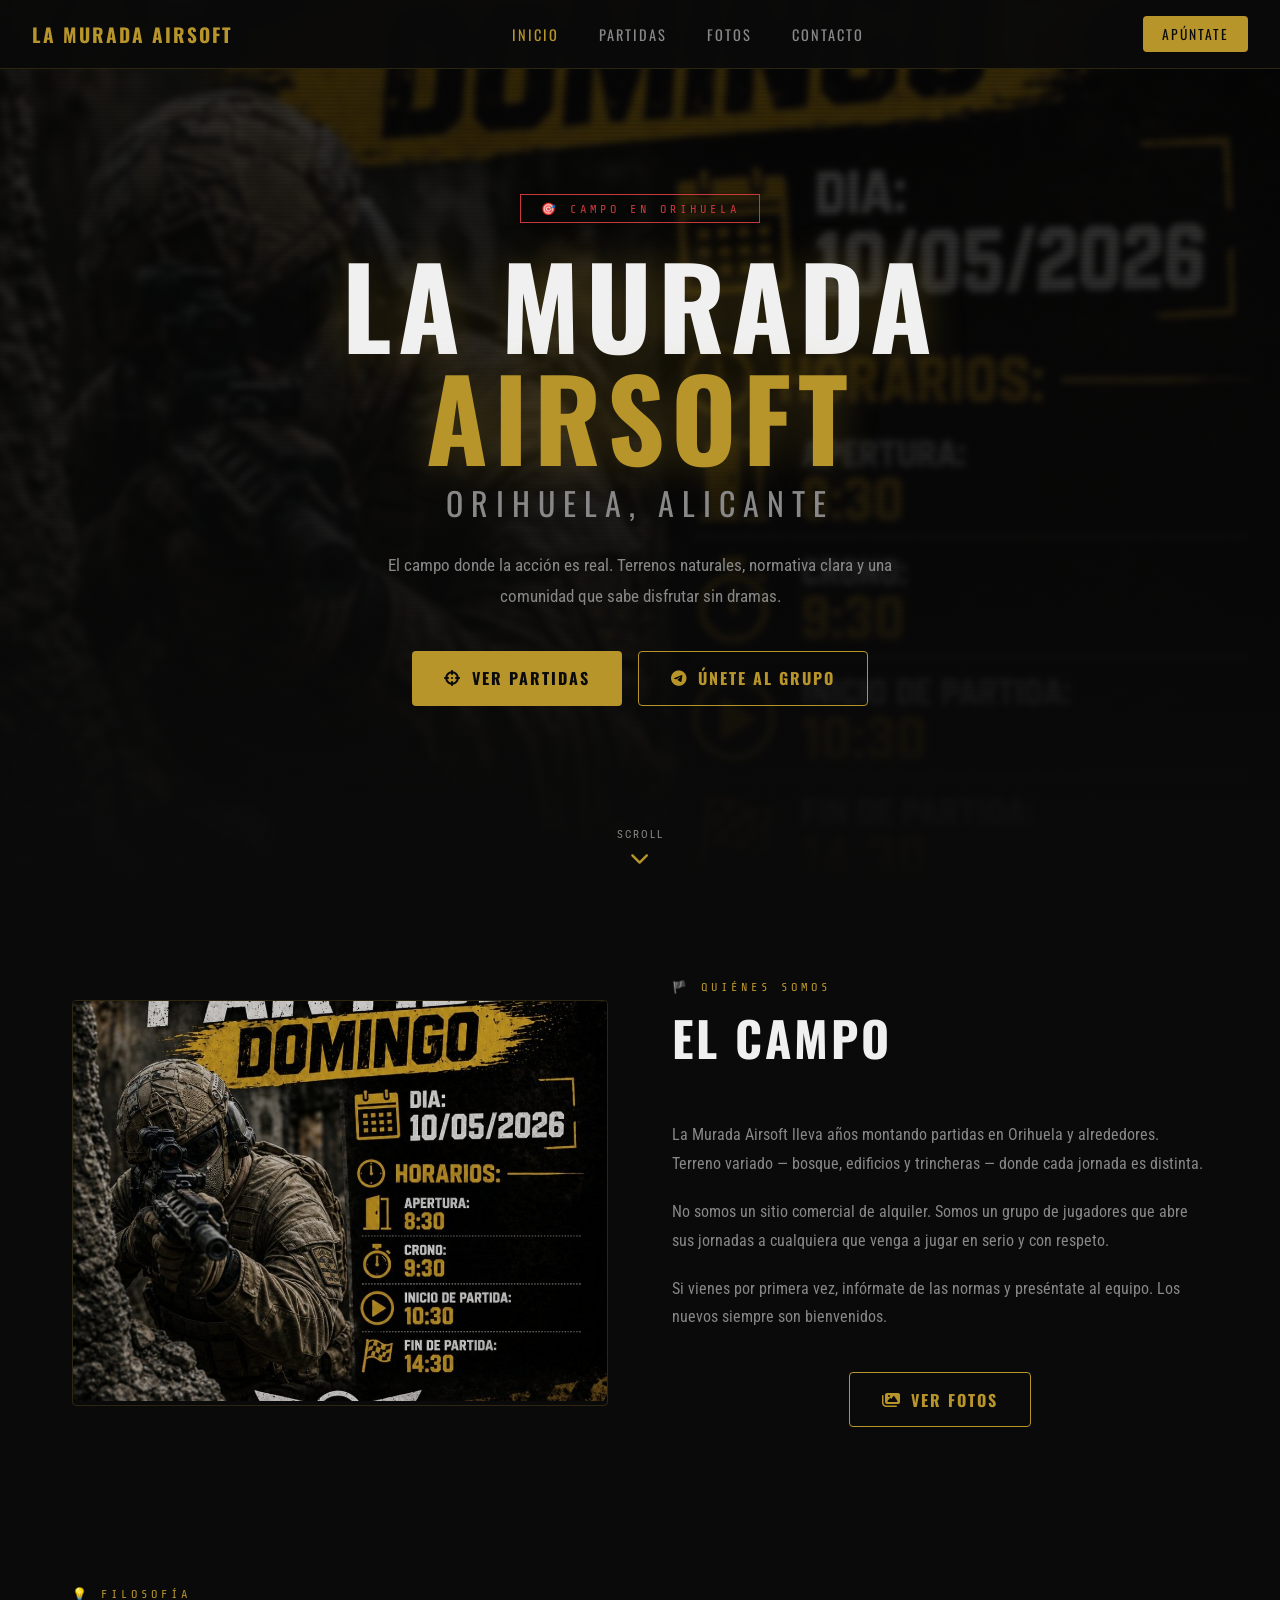
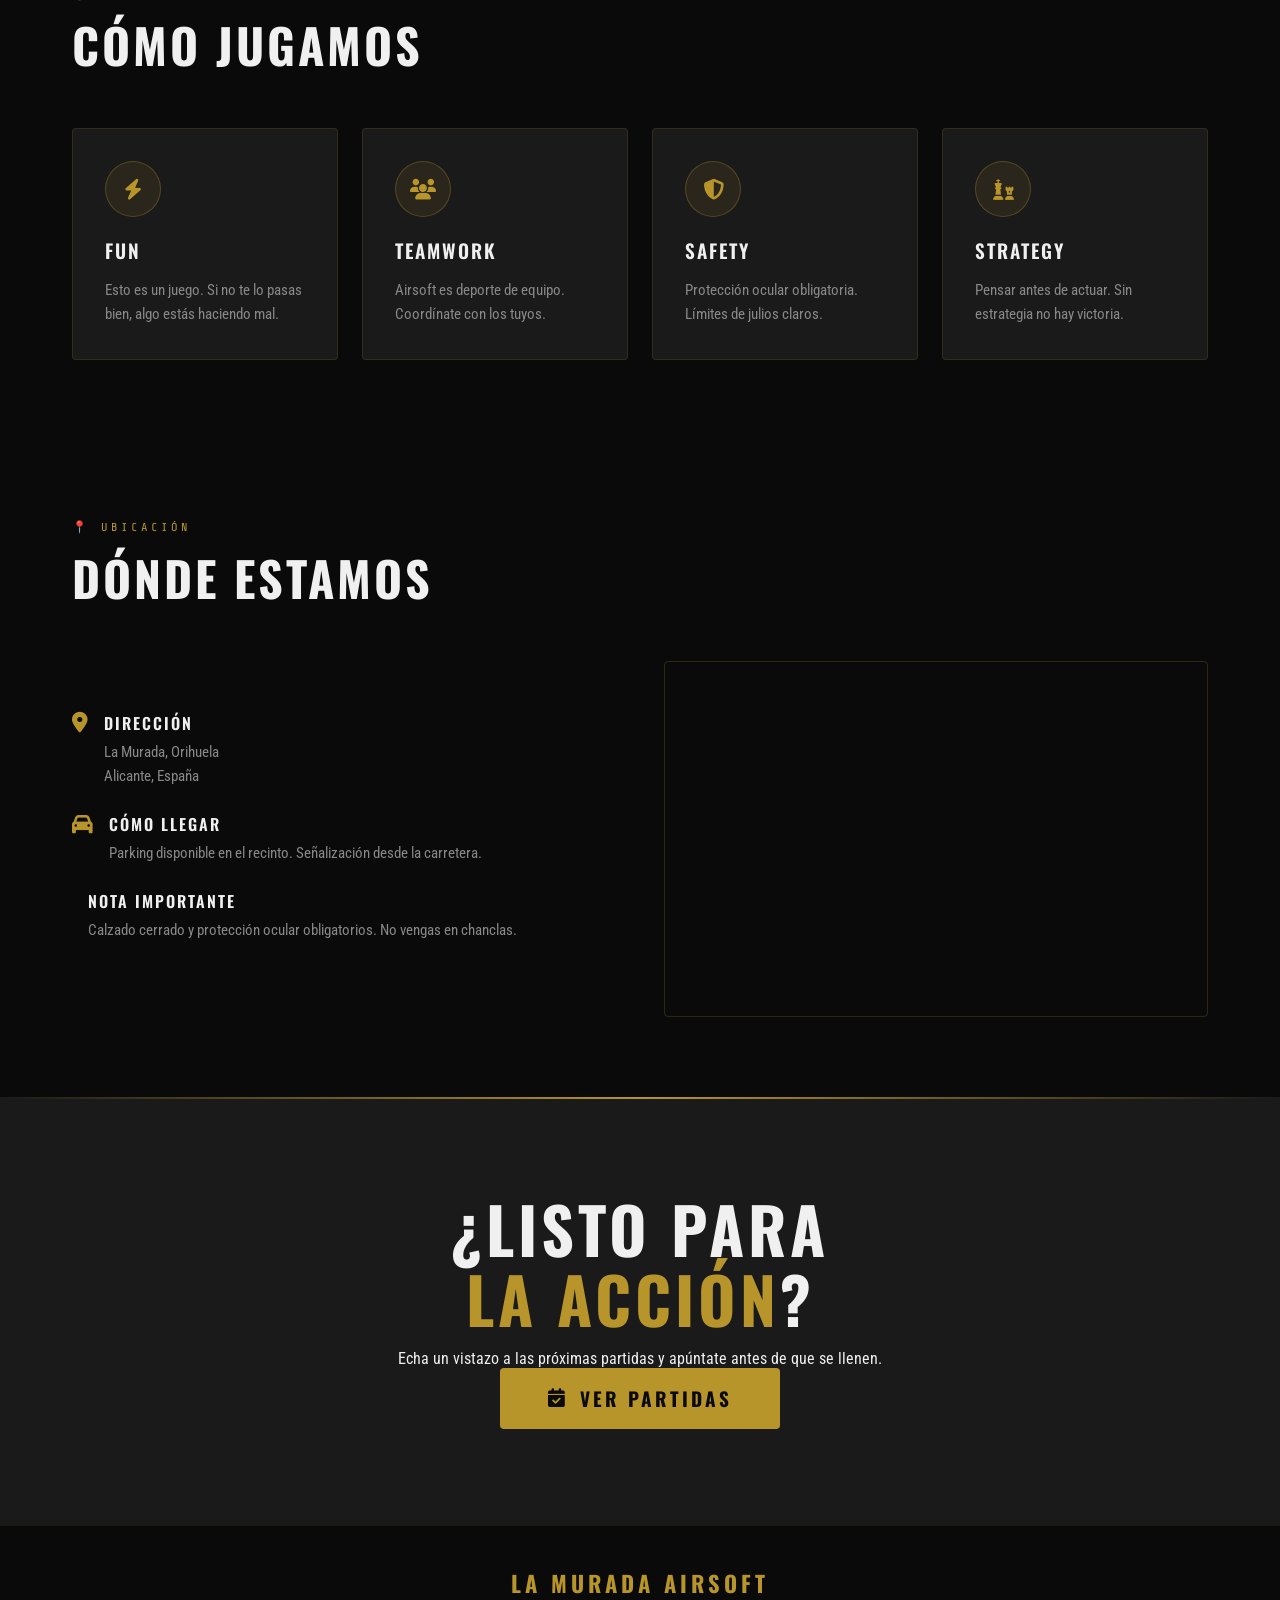
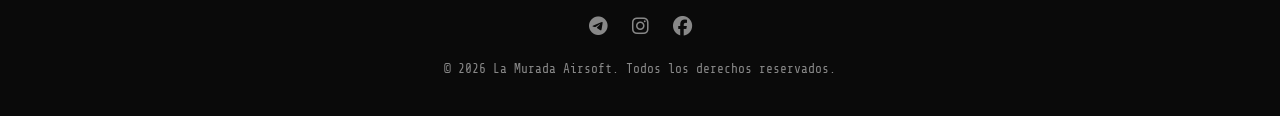
<file: index.html>
<!DOCTYPE html>
<html lang="es">
<head>
  <meta charset="UTF-8">
  <meta name="viewport" content="width=device-width, initial-scale=1.0">
  <title>La Murada Airsoft — Inicio</title>
  <meta name="description" content="Campo de airsoft en Orihuela, Alicante. Partidas regulares, eventos y jornadas.">
  <link rel="preconnect" href="https://fonts.googleapis.com">
  <link rel="preconnect" href="https://fonts.gstatic.com" crossorigin>
  <link href="https://fonts.googleapis.com/css2?family=Oswald:wght@400;600;700&family=Roboto+Condensed:wght@400;700&family=Share+Tech+Mono&display=swap" rel="stylesheet">
  <link rel="stylesheet" href="https://cdnjs.cloudflare.com/ajax/libs/font-awesome/6.5.1/css/all.min.css">
  <link rel="stylesheet" href="style.css">
  <style>
    :root {
      --bg: #0a0a0a;
      --bg2: #1a1a1a;
      --primary: #b8952b;
      --primary-light: #d4af4a;
      --accent: #c9393b;
      --text: #f0f0f0;
      --text-muted: #888888;
    }

    * { margin: 0; padding: 0; box-sizing: border-box; }

    body {
      font-family: 'Roboto Condensed', sans-serif;
      background: var(--bg);
      color: var(--text);
      overflow-x: hidden;
    }

    ::-webkit-scrollbar { width: 6px; }
    ::-webkit-scrollbar-track { background: var(--bg); }
    ::-webkit-scrollbar-thumb { background: var(--primary); border-radius: 3px; }

    /* ── NAV ── */
    nav {
      position: fixed;
      top: 0;
      width: 100%;
      z-index: 100;
      padding: 1rem 2rem;
      display: flex;
      justify-content: space-between;
      align-items: center;
      background: rgba(10,10,10,0.95);
      backdrop-filter: blur(10px);
      border-bottom: 1px solid rgba(184,149,43,0.2);
    }

    .nav-logo {
      font-family: 'Oswald', sans-serif;
      font-size: 1.2rem;
      font-weight: 700;
      letter-spacing: 2px;
      color: var(--primary);
      text-transform: uppercase;
      text-decoration: none;
    }

    .nav-links {
      display: flex;
      gap: 2.5rem;
      list-style: none;
    }

    .nav-links a {
      font-family: 'Oswald', sans-serif;
      font-size: 0.9rem;
      font-weight: 400;
      letter-spacing: 2px;
      text-transform: uppercase;
      color: var(--text-muted);
      text-decoration: none;
      transition: color 0.3s ease;
    }

    .nav-links a:hover,
    .nav-links a.active { color: var(--primary); }

    .nav-cta {
      font-family: 'Oswald', sans-serif;
      font-size: 0.85rem;
      letter-spacing: 2px;
      text-transform: uppercase;
      color: var(--bg);
      background: var(--primary);
      padding: 0.5rem 1.2rem;
      border-radius: 4px;
      text-decoration: none;
      transition: all 0.3s ease;
    }

    .nav-cta:hover { background: var(--primary-light); }

    /* ── HERO ── */
    .hero {
      position: relative;
      min-height: 100vh;
      display: flex;
      flex-direction: column;
      align-items: center;
      justify-content: center;
      overflow: hidden;
    }

    .hero-bg {
      position: absolute;
      inset: 0;
      background-image: url('campo.jpg');
      background-size: cover;
      background-position: center;
      filter: blur(3px) brightness(0.4);
      transform: scale(1.05);
    }

    .hero-scanline {
      position: absolute;
      inset: 0;
      background: repeating-linear-gradient(0deg, transparent, transparent 2px, rgba(0,0,0,0.08) 2px, rgba(0,0,0,0.08) 4px);
      pointer-events: none;
    }

    .hero-overlay {
      position: absolute;
      inset: 0;
      background: linear-gradient(to bottom, rgba(10,10,10,0.4) 0%, rgba(10,10,10,0.7) 60%, rgba(10,10,10,1) 100%);
    }

    .hero-content {
      position: relative;
      z-index: 2;
      text-align: center;
      padding: 2rem;
      animation: heroEnter 1s ease-out;
    }

    @keyframes heroEnter {
      from { opacity: 0; transform: translateY(30px); }
      to { opacity: 1; transform: translateY(0); }
    }

    .hero-badge {
      display: inline-block;
      font-family: 'Share Tech Mono', monospace;
      font-size: 0.75rem;
      letter-spacing: 4px;
      color: var(--accent);
      border: 1px solid var(--accent);
      padding: 0.4rem 1.2rem;
      margin-bottom: 1.5rem;
      text-transform: uppercase;
      animation: pulse 2s infinite;
    }

    @keyframes pulse {
      0%, 100% { box-shadow: 0 0 0 0 rgba(201,57,59,0.4); }
      50% { box-shadow: 0 0 0 8px rgba(201,57,59,0); }
    }

    .hero-title {
      font-family: 'Oswald', sans-serif;
      font-size: clamp(3rem, 10vw, 7rem);
      font-weight: 700;
      text-transform: uppercase;
      letter-spacing: 6px;
      line-height: 1;
      color: var(--text);
      text-shadow: 0 0 40px rgba(184,149,43,0.3);
    }

    .hero-title span { color: var(--primary); }

    .hero-sub {
      font-family: 'Oswald', sans-serif;
      font-size: clamp(1.2rem, 3vw, 2rem);
      font-weight: 400;
      letter-spacing: 8px;
      color: var(--text-muted);
      margin-top: 0.5rem;
      text-transform: uppercase;
    }

    .hero-desc {
      margin-top: 1.5rem;
      font-size: 1.05rem;
      color: var(--text-muted);
      max-width: 560px;
      margin-left: auto;
      margin-right: auto;
      line-height: 1.8;
    }

    .hero-actions {
      margin-top: 2.5rem;
      display: flex;
      gap: 1rem;
      justify-content: center;
      flex-wrap: wrap;
    }

    .btn-primary {
      display: inline-flex;
      align-items: center;
      gap: 0.6rem;
      font-family: 'Oswald', sans-serif;
      font-size: 1rem;
      font-weight: 700;
      letter-spacing: 2px;
      text-transform: uppercase;
      color: var(--bg);
      background: var(--primary);
      padding: 0.9rem 2rem;
      border-radius: 4px;
      text-decoration: none;
      transition: all 0.3s ease;
    }

    .btn-primary:hover {
      background: var(--primary-light);
      transform: scale(1.05);
      box-shadow: 0 0 25px rgba(184,149,43,0.4);
    }

    .btn-outline {
      display: inline-flex;
      align-items: center;
      gap: 0.6rem;
      font-family: 'Oswald', sans-serif;
      font-size: 1rem;
      font-weight: 700;
      letter-spacing: 2px;
      text-transform: uppercase;
      color: var(--primary);
      background: transparent;
      border: 1px solid var(--primary);
      padding: 0.9rem 2rem;
      border-radius: 4px;
      text-decoration: none;
      transition: all 0.3s ease;
    }

    .btn-outline:hover { background: rgba(184,149,43,0.1); transform: scale(1.05); }

    .hero-scroll {
      position: absolute;
      bottom: 2rem;
      left: 50%;
      transform: translateX(-50%);
      z-index: 2;
      display: flex;
      flex-direction: column;
      align-items: center;
      gap: 0.5rem;
      color: var(--text-muted);
      font-size: 0.7rem;
      letter-spacing: 2px;
      text-transform: uppercase;
      animation: bounce 2s infinite;
    }

    @keyframes bounce {
      0%, 100% { transform: translateX(-50%) translateY(0); }
      50% { transform: translateX(-50%) translateY(8px); }
    }

    .hero-scroll i { font-size: 1.2rem; color: var(--primary); }

    /* ── SECTIONS ── */
    .section {
      padding: 5rem 2rem;
      max-width: 1200px;
      margin: 0 auto;
    }

    .section-label {
      font-family: 'Share Tech Mono', monospace;
      font-size: 0.75rem;
      letter-spacing: 4px;
      color: var(--primary);
      text-transform: uppercase;
      margin-bottom: 0.5rem;
    }

    .section-title {
      font-family: 'Oswald', sans-serif;
      font-size: clamp(2rem, 5vw, 3rem);
      font-weight: 700;
      text-transform: uppercase;
      letter-spacing: 3px;
      color: var(--text);
      margin-bottom: 1rem;
    }

    .section-desc {
      font-size: 1rem;
      color: var(--text-muted);
      line-height: 1.7;
      max-width: 600px;
      margin-bottom: 3rem;
    }

    /* ── ABOUT ── */
    .about-grid {
      display: grid;
      grid-template-columns: 1fr 1fr;
      gap: 4rem;
      align-items: center;
    }

    .about-img {
      width: 100%;
      border-radius: 4px;
      overflow: hidden;
      border: 1px solid rgba(184,149,43,0.2);
    }

    .about-img img {
      width: 100%;
      height: 400px;
      object-fit: cover;
      filter: grayscale(0.2) brightness(0.9);
    }

    .about-text p {
      font-size: 1rem;
      color: var(--text-muted);
      line-height: 1.8;
      margin-bottom: 1.2rem;
    }

    /* ── VALUES ── */
    .values-grid {
      display: grid;
      grid-template-columns: repeat(auto-fit, minmax(260px, 1fr));
      gap: 1.5rem;
    }

    .value-card {
      background: var(--bg2);
      border: 1px solid rgba(184,149,43,0.15);
      border-radius: 4px;
      padding: 2rem;
      transition: all 0.3s ease;
    }

    .value-card:hover {
      border-color: var(--primary);
      transform: translateY(-4px);
    }

    .value-icon {
      width: 56px;
      height: 56px;
      border-radius: 50%;
      background: rgba(184,149,43,0.1);
      border: 1px solid rgba(184,149,43,0.3);
      display: flex;
      align-items: center;
      justify-content: center;
      margin-bottom: 1.2rem;
    }

    .value-icon i { color: var(--primary); font-size: 1.3rem; }

    .value-card h3 {
      font-family: 'Oswald', sans-serif;
      font-size: 1.2rem;
      font-weight: 600;
      text-transform: uppercase;
      letter-spacing: 2px;
      margin-bottom: 0.8rem;
    }

    .value-card p { font-size: 0.95rem; color: var(--text-muted); line-height: 1.6; }

    /* ── GALLERY ── */
    .gallery-grid {
      display: grid;
      grid-template-columns: repeat(auto-fit, minmax(280px, 1fr));
      gap: 1rem;
    }

    .gallery-item {
      position: relative;
      overflow: hidden;
      border-radius: 4px;
      aspect-ratio: 16/10;
      border: 1px solid rgba(184,149,43,0.1);
    }

    .gallery-item img {
      width: 100%;
      height: 100%;
      object-fit: cover;
      filter: grayscale(0.3);
      transition: all 0.4s ease;
    }

    .gallery-item:hover img { filter: grayscale(0); transform: scale(1.05); }

    /* ── LOCATION ── */
    .location-grid {
      display: grid;
      grid-template-columns: 1fr 1fr;
      gap: 3rem;
      align-items: center;
    }

    .location-info-item {
      display: flex;
      align-items: flex-start;
      gap: 1rem;
      margin-bottom: 1.5rem;
    }

    .location-info-item i { color: var(--primary); font-size: 1.3rem; margin-top: 0.1rem; }

    .location-info-item .label {
      font-family: 'Oswald', sans-serif;
      font-size: 1rem;
      font-weight: 600;
      text-transform: uppercase;
      letter-spacing: 2px;
      margin-bottom: 0.3rem;
    }

    .location-info-item .value { font-size: 0.95rem; color: var(--text-muted); line-height: 1.6; }

    .map-wrapper { border-radius: 4px; overflow: hidden; border: 1px solid rgba(184,149,43,0.2); }
    .map-wrapper iframe { width: 100%; height: 350px; border: 0; filter: grayscale(0.4) contrast(1.1); }

    /* ── CTA ── */
    .cta-section {
      background: var(--bg2);
      text-align: center;
      padding: 6rem 2rem;
      position: relative;
    }

    .cta-section::before {
      content: '';
      position: absolute;
      top: 0;
      left: 0;
      right: 0;
      height: 2px;
      background: linear-gradient(90deg, transparent, var(--primary), transparent);
    }

    .cta-title {
      font-family: 'Oswald', sans-serif;
      font-size: clamp(2rem, 6vw, 4rem);
      font-weight: 700;
      text-transform: uppercase;
      letter-spacing: 4px;
      line-height: 1.1;
      margin-bottom: 1rem;
    }

    .cta-title span { color: var(--primary); }

    .btn-cta {
      display: inline-flex;
      align-items: center;
      gap: 0.8rem;
      font-family: 'Oswald', sans-serif;
      font-size: 1.2rem;
      font-weight: 700;
      letter-spacing: 3px;
      text-transform: uppercase;
      color: var(--bg);
      background: var(--primary);
      padding: 1rem 3rem;
      border-radius: 4px;
      text-decoration: none;
      transition: all 0.3s ease;
      animation: ctaPulse 3s infinite;
    }

    .btn-cta:hover { background: var(--primary-light); transform: scale(1.05); }

    @keyframes ctaPulse {
      0%, 100% { box-shadow: 0 0 0 0 rgba(184,149,43,0.3); }
      50% { box-shadow: 0 0 0 12px rgba(184,149,43,0); }
    }

    /* ── FOOTER ── */
    footer {
      background: var(--bg);
      border-top: 1px solid rgba(184,149,43,0.1);
      padding: 2.5rem 2rem;
      text-align: center;
    }

    .footer-logo {
      font-family: 'Oswald', sans-serif;
      font-size: 1.4rem;
      font-weight: 700;
      color: var(--primary);
      letter-spacing: 4px;
      text-transform: uppercase;
      margin-bottom: 1rem;
    }

    .footer-social {
      display: flex;
      justify-content: center;
      gap: 1.5rem;
      margin-bottom: 1.5rem;
    }

    .footer-social a { color: var(--text-muted); font-size: 1.2rem; transition: color 0.3s ease; }
    .footer-social a:hover { color: var(--primary); }

    .footer-copy { font-size: 0.8rem; color: var(--text-muted); font-family: 'Share Tech Mono', monospace; }

    /* ── RESPONSIVE ── */
    @media (max-width: 900px) {
      .about-grid { grid-template-columns: 1fr; gap: 2rem; }
      .location-grid { grid-template-columns: 1fr; }
    }

    @media (max-width: 768px) {
      nav { padding: 0.8rem 1rem; }
      .nav-links { display: none; }
      .nav-links.show { display: flex; flex-direction: column; position: absolute top: 60px left: 0 right: 0 bg: rgba(10,10,10,0.98) padding: 1rem; gap: 1rem; }
    }
  </style>
  <link rel="stylesheet" href="style.css">
</head>
</head>
<body>

  <!-- NAV -->
  <nav>
    <a href="index.html" class="nav-logo">La Murada Airsoft</a>
    <ul class="nav-links">
      <li><a href="index.html" class="active">Inicio</a></li>
      <li><a href="partidas.html">Partidas</a></li>
      <li><a href="galeria.html">Fotos</a></li>
      <li><a href="contacto.html">Contacto</a></li>
    </ul>
    <a href="https://t.me/lamuradaairsoft" target="_blank" class="nav-cta">Apúntate</a>
  </nav>

  <!-- HERO -->
  <section class="hero">
    <div class="hero-bg"></div>
    <div class="hero-scanline"></div>
    <div class="hero-overlay"></div>
    <div class="hero-content">
      <div class="hero-badge">🎯 Campo en Orihuela</div>
      <h1 class="hero-title">LA MURADA<br><span>AIRSOFT</span></h1>
      <p class="hero-sub">Orihuela, Alicante</c>
      <p class="hero-desc">El campo donde la acción es real. Terrenos naturales, normativa clara y una comunidad que sabe disfrutar sin dramas.</p>
      <div class="hero-actions">
        <a href="partidas.html" class="btn-primary">
          <i class="fas fa-crosshairs"></i>
          Ver Partidas
        </a>
        <a href="https://t.me/lamuradaairsoft" target="_blank" class="btn-outline">
          <i class="fab fa-telegram"></i>
          Únete al Grupo
        </a>
      </div>
    </div>
    <div class="hero-scroll">
      <span>Scroll</span>
      <i class="fas fa-chevron-down"></i>
    </div>
  </section>

  <!-- SOBRE EL CAMPO -->
  <section class="section" id="campo">
    <div class="about-grid">
      <div class="about-img">
        <img src="campo.jpg" alt="Campo La Murada">
      </div>
      <div class="about-text">
        <div class="section-label">🏴 Quiénes Somos</div>
        <h2 class="section-title">El Campo</h2>
        <p>La Murada Airsoft lleva años montando partidas en Orihuela y alrededores. Terreno variado — bosque, edificios y trincheras — donde cada jornada es distinta.</p>
        <p>No somos un sitio comercial de alquiler. Somos un grupo de jugadores que abre sus jornadas a cualquiera que venga a jugar en serio y con respeto.</p>
        <p>Si vienes por primera vez, infórmate de las normas y preséntate al equipo. Los nuevos siempre son bienvenidos.</p>
        <div class="hero-actions">
          <a href="galeria.html" class="btn-outline">
            <i class="fas fa-images"></i> Ver Fotos
          </a>
        </div>
      </div>
    </div>
  </section>

  <!-- VALORES / IDEOLOGÍA -->
  <section class="section" id="ideologia">
    <div class="section-label">💡 Filosofía</div>
    <h2 class="section-title">Cómo Jugamos</h2>
    <div class="values-grid">
      <div class="value-card">
        <div class="value-icon"><i class="fas fa-bolt"></i></div>
        <h3>Fun</h3>
        <p>Esto es un juego. Si no te lo pasas bien, algo estás haciendo mal.</p>
      </div>
      <div class="value-card">
        <div class="value-icon"><i class="fas fa-users"></i></div>
        <h3>Teamwork</h3>
        <p>Airsoft es deporte de equipo. Coordínate con los tuyos.</p>
      </div>
      <div class="value-card">
        <div class="value-icon"><i class="fas fa-shield-halved"></i></div>
        <h3>Safety</h3>
        <p>Protección ocular obligatoria. Límites de julios claros.</p>
      </div>
      <div class="value-card">
        <div class="value-icon"><i class="fas fa-chess"></i></div>
        <h3>Strategy</h3>
        <p>Pensar antes de actuar. Sin estrategia no hay victoria.</p>
      </div>
    </div>
  </section>

  <!-- UBICACIÓN -->
  <section class="section" id="ubicacion">
    <div class="section-label">📍 Ubicación</div>
    <h2 class="section-title">Dónde Estamos</h2>
    <div class="location-grid">
      <div class="location-info">
        <div class="location-info-item">
          <i class="fas fa-map-marker-alt"></i>
          <div>
            <div class="label">Dirección</div>
            <div class="value">La Murada, Orihuela<br>Alicante, España</div>
          </div>
        </div>
        <div class="location-info-item">
          <i class="fas fa-car"></i>
          <div>
            <div class="label">Cómo Llegar</div>
            <div class="value">Parking disponible en el recinto. Señalización desde la carretera.</div>
          </div>
        </div>
        <div class="location-info-item">
          <i class="fas fa-shoe-alt"></i>
          <div>
            <div class="label">Nota Importante</div>
            <div class="value">Calzado cerrado y protección ocular obligatorios. No vengas en chanclas.</div>
          </div>
        </div>
      </div>
      <div class="map-wrapper">
        <iframe src="https://www.google.com/maps/embed?pb=!1m18!1m12!1m3!3d50038.7035189!2d-0.96!3d38.08!2m3!1f0!2f0!3f0!3m2!1i1024!2i768!4f13.1!3m3!1m2!1s0xd618600000000001%3A0x0!2sLa%20Murada!5e0!3m2!1ses!2ses!4v1700000000000!5m2!1ses!2ses" loading="lazy" referrerpolicy="no-referrer-when-dismiss"></iframe>
      </div>
    </div>
  </section>

  <!-- CTA -->
  <section class="cta-section">
    <div class="cta-title">¿Listo para<br><span>la acción</span>?</div>
    <p class="cta-sub">Echa un vistazo a las próximas partidas y apúntate antes de que se llenen.</p>
    <a href="partidas.html" class="btn-cta">
      <i class="fas fa-calendar-check"></i>
      Ver Partidas
    </a>
  </section>

  <!-- FOOTER -->
  <footer>
    <div class="footer-logo">La Murada Airsoft</div>
    <div class="footer-social">
      <a href="https://t.me/lamuradaairsoft" target="_blank"><i class="fab fa-telegram"></i></a>
      <a href="https://instagram.com" target="_blank"><i class="fab fa-instagram"></i></a>
      <a href="https://facebook.com" target="_blank"><i class="fab fa-facebook"></i></a>
    </div>
    <div class="footer-copy">© 2026 La Murada Airsoft. Todos los derechos reservados.</div>
  </footer>

</body>
</html>
</file>
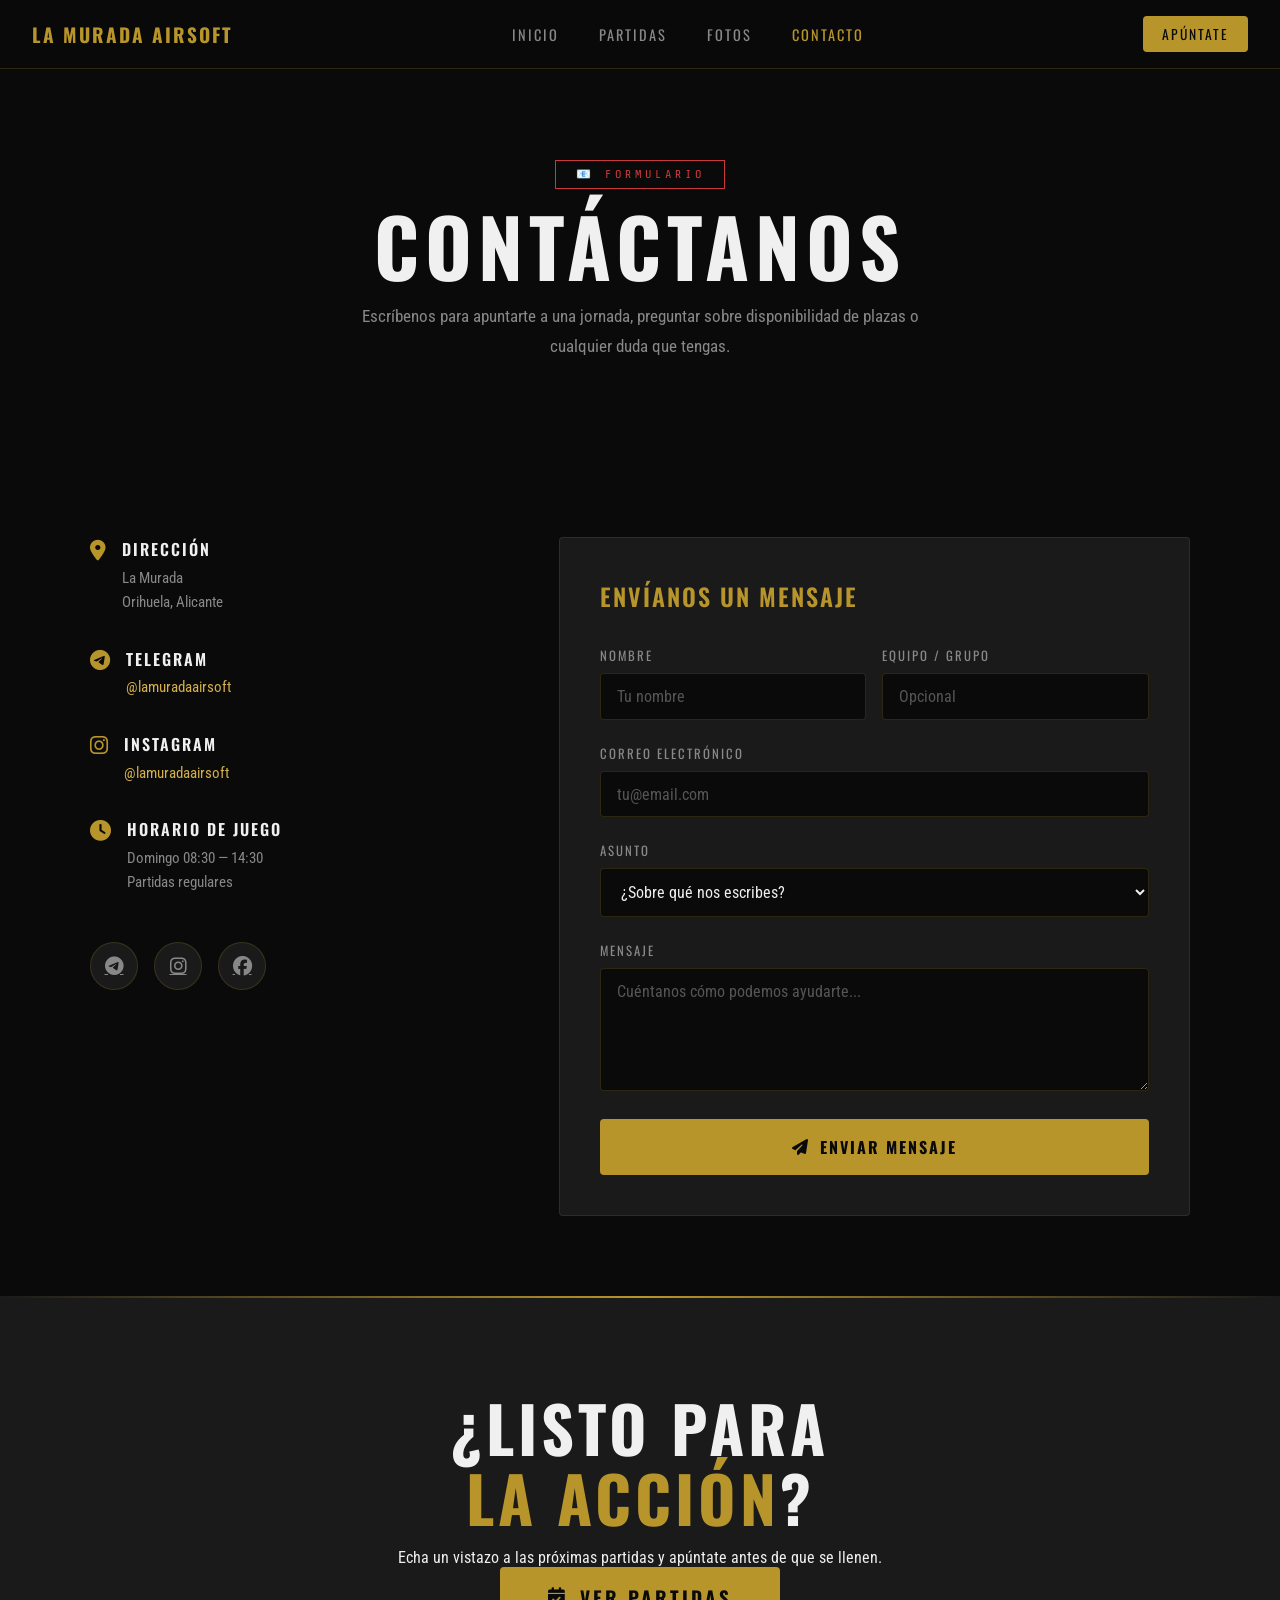
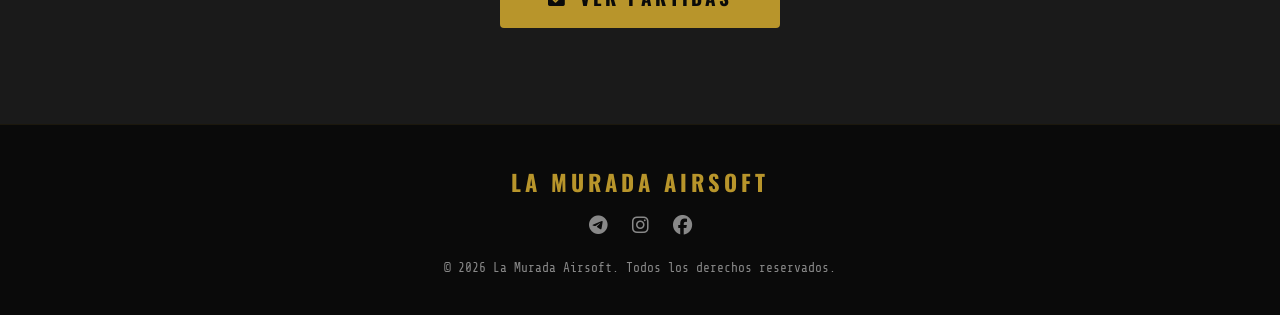
<file: contacto.html>
<!DOCTYPE html>
<html lang="es">
<head>
  <meta charset="UTF-8">
  <meta name="viewport" content="width=device-width, initial-scale=1.0">
  <title>Contacto — La Murada Airsoft</title>
  <meta name="description" content="Contacto del campo La Murada Airsoft en Orihuela, Alicante.">
  <link rel="preconnect" href="https://fonts.googleapis.com">
  <link rel="preconnect" href="https://fonts.gstatic.com" crossorigin>
  <link href="https://fonts.googleapis.com/css2?family=Oswald:wght@400;600;700&family=Roboto+Condensed:wght@400;700&family=Share+Tech+Mono&display=swap" rel="stylesheet">
  <link rel="stylesheet" href="https://cdnjs.cloudflare.com/ajax/libs/font-awesome/6.5.1/css/all.min.css">
  <link rel="stylesheet" href="style.css">
  <style>
    :root { --bg: #0a0a0a; --bg2: #1a1a1a; --primary: #b8952b; --primary-light: #d4af4a; --accent: #c9393b; --text: #f0f0f0; --text-muted: #888888; }
    * { margin: 0; padding: 0; box-sizing: border-box; }
    body { font-family: 'Roboto Condensed', sans-serif; background: var(--bg); color: var(--text); overflow-x: hidden; }
    ::-webkit-scrollbar { width: 6px; }
    ::-webkit-scrollbar-track { background: var(--bg); }
    ::-webkit-scrollbar-thumb { background: var(--primary); border-radius: 3px; }

    nav { position: fixed; top: 0; width: 100%; z-index: 100; padding: 1rem 2rem; display: flex; justify-content: space-between; align-items: center; background: rgba(10,10,10,0.95); backdrop-filter: blur(10px); border-bottom: 1px solid rgba(184,149,43,0.2); }
    .nav-logo { font-family: 'Oswald', sans-serif; font-size: 1.2rem; font-weight: 700; letter-spacing: 2px; color: var(--primary); text-transform: uppercase; text-decoration: none; }
    .nav-links { display: flex; gap: 2.5rem; list-style: none; }
    .nav-links a { font-family: 'Oswald', sans-serif; font-size: 0.9rem; letter-spacing: 2px; text-transform: uppercase; color: var(--text-muted); text-decoration: none; transition: color 0.3s ease; }
    .nav-links a:hover, .nav-links a.active { color: var(--primary); }
    .nav-cta { font-family: 'Oswald', sans-serif; font-size: 0.85rem; letter-spacing: 2px; text-transform: uppercase; color: var(--bg); background: var(--primary); padding: 0.5rem 1.2rem; border-radius: 4px; text-decoration: none; }
    .nav-cta:hover { background: var(--primary-light); }

    .page-hero {
      position: relative;
      padding: 10rem 2rem 6rem;
      text-align: center;
    }

    .page-hero-badge {
      display: inline-block;
      font-family: 'Share Tech Mono', monospace;
      font-size: 0.75rem;
      letter-spacing: 4px;
      color: var(--accent);
      border: 1px solid var(--accent);
      padding: 0.4rem 1.2rem;
      margin-bottom: 1rem;
      text-transform: uppercase;
    }

    .page-hero-title {
      font-family: 'Oswald', sans-serif;
      font-size: clamp(3rem, 8vw, 5rem);
      font-weight: 700;
      text-transform: uppercase;
      letter-spacing: 6px;
      line-height: 1;
      margin-bottom: 1rem;
    }

    .page-hero-sub {
      font-size: 1.05rem;
      color: var(--text-muted);
      max-width: 560px;
      margin: 0 auto;
      line-height: 1.8;
    }

    /* ── CONTACT ── */
    .contact-section { padding: 5rem 2rem; }
    .contact-grid { display: grid; grid-template-columns: 1fr 1.5fr; gap: 3rem; max-width: 1100px; margin: 0 auto; align-items: start; }

    .contact-info { display: flex; flex-direction: column; gap: 2rem; }
    .contact-item { display: flex; align-items: flex-start; gap: 1rem; }
    .contact-item i { color: var(--primary); font-size: 1.3rem; margin-top: 0.2rem; }
    .contact-item .label { font-family: 'Oswald', sans-serif; font-size: 1rem; font-weight: 600; text-transform: uppercase; letter-spacing: 2px; margin-bottom: 0.3rem; }
    .contact-item .value { font-size: 0.95rem; color: var(--text-muted); line-height: 1.6; }
    .contact-item .value a { color: var(--primary-light); text-decoration: none; }
    .contact-item .value a:hover { text-decoration: underline; }

    .social-links { display: flex; gap: 1rem; margin-top: 1rem; }
    .social-link { width: 48px; height: 48px; border-radius: 50%; background: var(--bg2); border: 1px solid rgba(184,149,43,0.2); display: flex; align-items: center; justify-content: center; color: var(--text-muted); font-size: 1.2rem; transition: all 0.3s ease; }
    .social-link:hover { color: var(--primary); border-color: var(--primary); transform: translateY(-3px); }

    .contact-form-wrapper { background: var(--bg2); border: 1px solid rgba(184,149,43,0.15); border-radius: 4px; padding: 2.5rem; }
    .contact-form-title { font-family: 'Oswald', sans-serif; font-size: 1.5rem; font-weight: 600; text-transform: uppercase; letter-spacing: 2px; margin-bottom: 2rem; color: var(--primary); }

    .form-group { margin-bottom: 1.5rem; }
    .form-group label { display: block; font-family: 'Oswald', sans-serif; font-size: 0.8rem; letter-spacing: 2px; text-transform: uppercase; color: var(--text-muted); margin-bottom: 0.5rem; }
    .form-group input,
    .form-group textarea,
    .form-group select {
      width: 100%;
      background: var(--bg);
      border: 1px solid rgba(184,149,43,0.2);
      border-radius: 4px;
      padding: 0.8rem 1rem;
      color: var(--text);
      font-family: 'Roboto Condensed', sans-serif;
      font-size: 1rem;
      transition: all 0.3s ease;
    }

    .form-group input:focus,
    .form-group textarea:focus,
    .form-group select:focus {
      outline: none;
      border-color: var(--primary);
      box-shadow: 0 0 0 3px rgba(184,149,43,0.1);
    }

    .form-group textarea { resize: vertical; min-height: 100px; }

    .form-group input::placeholder,
    .form-group textarea::placeholder { color: var(--text-muted); opacity: 0.6; }

    .form-group select { cursor: pointer; }

    .form-row { display: grid; grid-template-columns: 1fr 1fr; gap: 1rem; }
    .form-group-half { display: grid; gap: 1rem; }

    .btn-form {
      display: inline-flex;
      align-items: center;
      gap: 0.6rem;
      font-family: 'Oswald', sans-serif;
      font-size: 1rem;
      font-weight: 700;
      letter-spacing: 2px;
      text-transform: uppercase;
      color: var(--bg);
      background: var(--primary);
      border: none;
      padding: 1rem 2.5rem;
      border-radius: 4px;
      cursor: pointer;
      transition: all 0.3s ease;
      width: 100%;
      justify-content: center;
    }

    .btn-form:hover { background: var(--primary-light); transform: scale(1.02); }

    /* ── CTA ── */
    .cta-section { background: var(--bg2); text-align: center; padding: 6rem 2rem; position: relative; }
    .cta-section::before { content: ''; position: absolute; top: 0; left: 0; right: 0; height: 2px; background: linear-gradient(90deg, transparent, var(--primary), transparent); }
    .cta-title { font-family: 'Oswald', sans-serif; font-size: clamp(2rem, 6vw, 4rem); font-weight: 700; text-transform: uppercase; letter-spacing: 4px; line-height: 1.1; margin-bottom: 1rem; }
    .btn-cta { display: inline-flex; align-items: center; gap: 0.8rem; font-family: 'Oswald', sans-serif; font-size: 1.2rem; font-weight: 700; letter-spacing: 3px; text-transform: uppercase; color: var(--bg); background: var(--primary); padding: 1rem 3rem; border-radius: 4px; text-decoration: none; transition: all 0.3s ease; animation: ctaPulse 3s infinite; }
    .btn-cta:hover { background: var(--primary-light); transform: scale(1.05); }
    @keyframes ctaPulse { 0%, 100% { box-shadow: 0 0 0 0 rgba(184,149,43,0.3); } 50% { box-shadow: 0 0 0 12px rgba(184,149,43,0); } }

    /* ── FOOTER ── */
    footer { background: var(--bg); border-top: 1px solid rgba(184,149,43,0.1); padding: 2.5rem 2rem; text-align: center; }
    .footer-logo { font-family: 'Oswald', sans-serif; font-size: 1.4rem; font-weight: 700; color: var(--primary); letter-spacing: 4px; text-transform: uppercase; margin-bottom: 1rem; }
    .footer-social { display: flex; justify-content: center; gap: 1.5rem; margin-bottom: 1.5rem; }
    .footer-social a { color: var(--text-muted); font-size: 1.2rem; transition: color 0.3s ease; }
    .footer-social a:hover { color: var(--primary); }
    .footer-copy { font-size: 0.8rem; color: var(--text-muted); font-family: 'Share Tech Mono', monospace; }

    @media (max-width: 900px) { .contact-grid { grid-template-columns: 1fr; } }
    @media (max-width: 768px) { nav { padding: 0.8rem 1rem; } .nav-links { display: none; } .form-row { grid-template-columns: 1fr; } }
  </style>
  <link rel="stylesheet" href="style.css">
</head>
</head>
<body>

  <!-- NAV -->
  <nav>
    <a href="index.html" class="nav-logo">La Murada Airsoft</a>
    <ul class="nav-links">
      <li><a href="index.html">Inicio</a></li>
      <li><a href="partidas.html">Partidas</a></li>
      <li><a href="galeria.html">Fotos</a></li>
      <li><a href="contacto.html" class="active">Contacto</a></li>
    </ul>
    <a href="https://t.me/lamuradaairsoft" target="_blank" class="nav-cta">Apúntate</a>
  </nav>

  <!-- PAGE HERO -->
  <section class="page-hero">
    <div class="page-hero-badge">📧 Formulario</div>
    <h1 class="page-hero-title">CONTÁCTANOS</h1>
    <p class="page-hero-sub">Escríbenos para apuntarte a una jornada, preguntar sobre disponibilidad de plazas o cualquier duda que tengas.</p>
  </section>

  <!-- CONTACT FORM -->
  <section class="contact-section">
    <div class="contact-grid">
      <div class="contact-info">

        <div class="contact-item">
          <i class="fas fa-map-marker-alt"></i>
          <div>
            <div class="label">Dirección</div>
            <div class="value">La Murada<br>Orihuela, Alicante</div>
          </div>
        </div>

        <div class="contact-item">
          <i class="fab fa-telegram"></i>
          <div>
            <div class="label">Telegram</div>
            <div class="value"><a href="https://t.me/lamuradaairsoft" target="_blank">@lamuradaairsoft</a></div>
          </div>
        </div>

        <div class="contact-item">
          <i class="fab fa-instagram"></i>
          <div>
            <div class="label">Instagram</div>
            <div class="value"><a href="https://instagram.com" target="_blank">@lamuradaairsoft</a></div>
          </div>
        </div>

        <div class="contact-item">
          <i class="fas fa-clock"></i>
          <div>
            <div class="label">Horario de Juego</div>
            <div class="value">Domingo 08:30 — 14:30<br>Partidas regulares</div>
          </div>
        </div>

        <div class="social-links">
          <a href="https://t.me/lamuradaairsoft" target="_blank" class="social-link"><i class="fab fa-telegram"></i></a>
          <a href="https://instagram.com" target="_blank" class="social-link"><i class="fab fa-instagram"></i></a>
          <a href="https://facebook.com" target="_blank" class="social-link"><i class="fab fa-facebook"></i></a>
        </div>

      </div>

      <div class="contact-form-wrapper">
        <div class="contact-form-title">Envíanos un mensaje</div>
        <form id="contactForm">
          <div class="form-row">
            <div class="form-group">
              <label for="nombre">Nombre</label>
              <input type="text" id="nombre" name="nombre" placeholder="Tu nombre" required>
            </div>
            <div class="form-group">
              <label for="equipo">Equipo / Grupo</label>
              <input type="text" id="equipo" name="equipo" placeholder="Opcional">
            </div>
          </div>

          <div class="form-group">
            <label for="email">Correo electrónico</label>
            <input type="email" id="email" name="email" placeholder="tu@email.com" required>
          </div>

          <div class="form-group">
            <label for="asunto">Asunto</label>
            <select id="asunto" name="asunto" required>
              <option value="" disabled selected>¿Sobre qué nos escribes?</option>
              <option value="partida">Apuntarme a una partida</option>
              <option value="equipo">Grupos / equipos</option>
              <option name="disponibilidad">Disponibilidad de plazas</option>
              <option value="informacion">Información general</option>
              <option value="otro">Otro</option>
            </select>
          </div>

          <div class="form-group">
            <label for="mensaje">Mensaje</label>
            <textarea id="mensaje" name="mensaje" rows="5" placeholder="Cuéntanos cómo podemos ayudarte..." required></textarea>
          </div>

          <button type="submit" class="btn-form">
            <i class="fas fa-paper-plane"></i> Enviar Mensaje
          </button>
        </form>
      </div>
    </div>
  </section>

  <!-- CTA -->
  <section class="cta-section">
    <div class="cta-title">¿Listo para<br><span>la acción</span>?</div>
    <p class="cta-sub">Echa un vistazo a las próximas partidas y apúntate antes de que se llenen.</p>
    <a href="partidas.html" class="btn-cta"><i class="fas fa-calendar-check"></i> Ver Partidas</a>
  </section>

  <!-- FOOTER -->
  <footer>
    <div class="footer-logo">La Murada Airsoft</div>
    <div class="footer-social"><a href="https://t.me/lamuradaairsoft" target="_blank"><i class="fab fa-telegram"></i></a><a href="https://instagram.com" target="_blank"><i class="fab fa-instagram"></i></a><a href="https://facebook.com" target="_blank"><i class="fab fa-facebook"></i></a></div>
    <div class="footer-copy">© 2026 La Murada Airsoft. Todos los derechos reservados.</div>
  </footer>

</body>
</html>
</file>
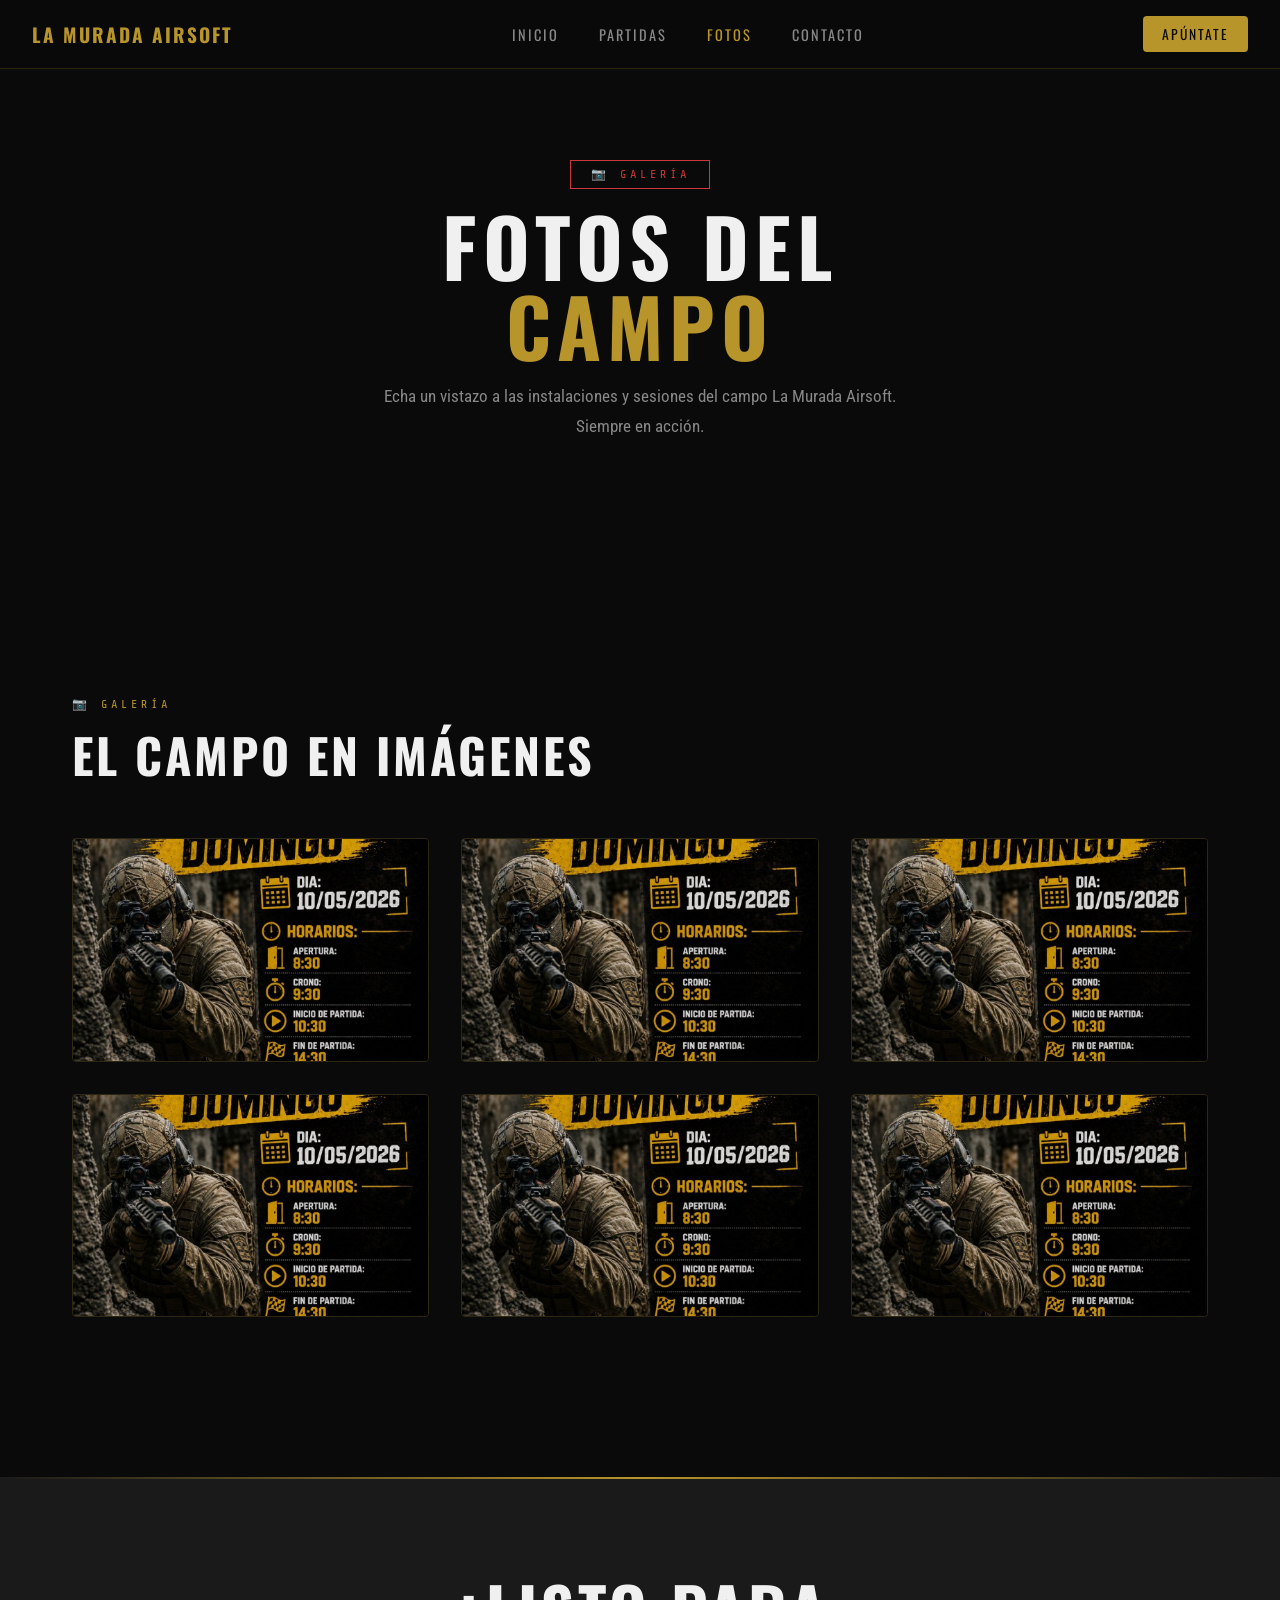
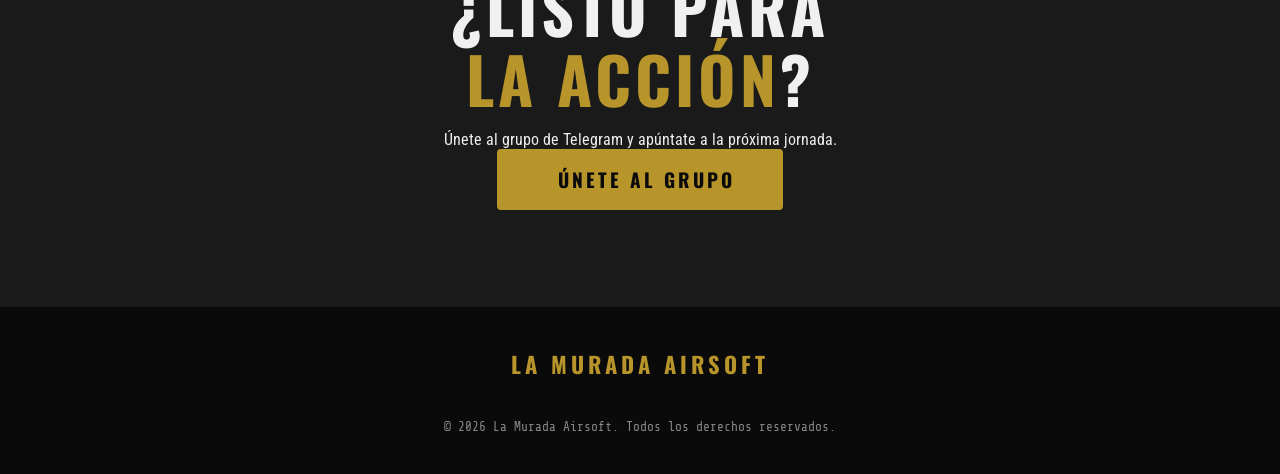
<file: galeria.html>
<!DOCTYPE html>
<html lang="es">
<head>
  <meta charset="UTF-8">
  <meta name="viewport" content="width=device-width, initial-scale=1.0">
  <title>Galería — La Murada Airsoft</title>
  <meta name="description" content="Galería de fotos del campo La Murada Airsoft en Orihuela, Alicante.">
  <link rel="preconnect" href="https://fonts.googleapis.com">
  <link rel="preconnect" href="https://fonts.gstatic.com" crossorigin>
  <link href="https://fonts.googleapis.com/css2?family=Oswald:wght@400;600;700&family=Roboto+Condensed:wght@400;700&family=Share+Tech+Mono&display=swap" rel="stylesheet">
  <link rel="stylesheet" href="style.css">
  <link rel="stylesheet" href="style.css">
  <link rel="stylesheet" href="style.css">
  <style>
    :root { --bg: #0a0a0a; --bg2: #1a1a1a; --primary: #b8952b; --primary-light: #d4af4a; --accent: #c9393b; --text: #f0f0f0; --text-muted: #888888; }
    * { margin: 0; padding: 0; box-sizing: border-box; }
    body { font-family: 'Roboto Condensed', sans-serif; background: var(--bg); color: var(--text); overflow-x: hidden; }
    ::-webkit-scrollbar { width: 6px; }
    ::-webkit-scrollbar-track { background: var(--bg); }
    ::-webkit-scrollbar-thumb { background: var(--primary); border-radius: 3px; }

    nav { position: fixed; top: 0; width: 100%; z-index: 100; padding: 1rem 2rem; display: flex; justify-content: space-between; align-items: center; background: rgba(10,10,10,0.95); backdrop-filter: blur(10px); border-bottom: 1px solid rgba(184,149,43,0.2); }
    .nav-logo { font-family: 'Oswald', sans-serif; font-size: 1.2rem; font-weight: 700; letter-spacing: 2px; color: var(--primary); text-transform: uppercase; text-decoration: none; }
    .nav-links { display: flex; gap: 2.5rem; list-style: none; }
    .nav-links a { font-family: 'Oswald', sans-serif; font-size: 0.9rem; letter-spacing: 2px; text-transform: uppercase; color: var(--text-muted); text-decoration: none; transition: color 0.3s ease; }
    .nav-links a:hover, .nav-links a.active { color: var(--primary); }
    .nav-cta { font-family: 'Oswald', sans-serif; font-size: 0.85rem; letter-spacing: 2px; text-transform: uppercase; color: var(--bg); background: var(--primary); padding: 0.5rem 1.2rem; border-radius: 4px; text-decoration: none; }
    .nav-cta:hover { background: var(--primary-light); }

    .page-hero {
      position: relative;
      padding: 10rem 2rem 6rem;
      text-align: center;
      background: linear-gradient(to bottom, rgba(10,10,10,0) 0%, var(--bg) 100%);
    }

    .page-hero-badge {
      display: inline-block;
      font-family: 'Share Tech Mono', monospace;
      font-size: 0.75rem;
      letter-spacing: 4px;
      color: var(--accent);
      border: 1px solid var(--accent);
      padding: 0.4rem 1.2rem;
      margin-bottom: 1rem;
      text-transform: uppercase;
    }

    .page-hero-title {
      font-family: 'Oswald', sans-serif;
      font-size: clamp(3rem, 8vw, 5rem);
      font-weight: 700;
      text-transform: uppercase;
      letter-spacing: 6px;
      line-height: 1;
      margin-bottom: 1rem;
    }

    .page-hero-sub {
      font-size: 1.05rem;
      color: var(--text-muted);
      max-width: 560px;
      margin: 0 auto;
      line-height: 1.8;
    }

    /* ── GALLERY ── */
    .gallery-section { padding: 5rem 2rem; }
    .section { max-width: 1200px; margin: 0 auto; padding: 5rem 2rem; }
    .section-label { font-family: 'Share Tech Mono', monospace; font-size: 0.75rem; letter-spacing: 4px; color: var(--primary); text-transform: uppercase; margin-bottom: 0.5rem; }
    .section-title { font-family: 'Oswald', sans-serif; font-size: clamp(2rem, 5vw, 3rem); font-weight: 700; text-transform: uppercase; letter-spacing: 3px; margin-bottom: 3rem; }

    .gallery-grid {
      display: grid;
      grid-template-columns: repeat(auto-fit, minmax(340px, 1fr));
      gap: 2rem;
    }

    .gallery-item {
      position: relative;
      overflow: hidden;
      border-radius: 4px;
      aspect-ratio: 16/10;
      border: 1px solid rgba(184,149,43,0.2);
      cursor: pointer;
      transition: all 0.3s ease;
    }

    .gallery-item img {
      width: 100%;
      height: 100%;
      object-fit: cover;
      transition: all 0.4s ease;
    }

    .gallery-item:hover {
      border-color: var(--primary);
      transform: scale(1.02);
      box-shadow: 0 0 30px rgba(184,149,43,0.2);
    }

    .gallery-item-overlay {
      position: absolute;
      inset: 0;
      background: linear-gradient(to bottom, transparent 40%, rgba(10,10,10,0.9) 100%);
      display: flex;
      align-items: flex-end;
      padding: 1.5rem;
      opacity: 0;
      transition: opacity 0.3s ease;
    }

    .gallery-item:hover .gallery-item-overlay { opacity: 1; }

    .gallery-item-overlay .gallery-item-title {
      font-family: 'Oswald', sans-serif;
      font-size: 1.1rem;
      font-weight: 600;
      text-transform: uppercase;
      letter-spacing: 2px;
    }

    .gallery-item-overlay .gallery-item-sub {
      font-size: 0.85rem;
      color: var(--text-muted);
    }

  </style>
  <link rel="stylesheet" href="style.css">
</head>
</head>
<body>

  <!-- NAV -->
  <nav>
    <a href="index.html" class="nav-logo">La Murada Airsoft</a>
    <ul class="nav-links">
      <li><a href="index.html">Inicio</a></li>
      <li><a href="partidas.html">Partidas</a></li>
      <li><a href="galeria.html" class="active">Fotos</a></li>
      <li><a href="contacto.html">Contacto</a></li>
    </ul>
    <a href="https://t.me/lamuradaairsoft" target="_blank" class="nav-cta">Apúntate</a>
  </nav>

  <!-- PAGE HERO -->
  <section class="page-hero">
    <div class="page-hero-badge">📷 Galería</div>
    <h1 class="page-hero-title">FOTOS DEL<br><span>CAMPO</span></h1>
    <p class="page-hero-sub">Echa un vistazo a las instalaciones y sesiones del campo La Murada Airsoft. Siempre en acción.</p>
  </section>

  <!-- GALLERY GRID -->
  <section class="gallery-section">
    <div class="section">
      <div class="section-label">📷 Galería</div>
      <h2 class="section-title">El Campo en Imágenes</h2>
      <div class="gallery-grid">

        <div class="gallery-item">
          <img src="campo.jpg" alt="Vista general del campo">
          <div class="gallery-item-overlay">
            <div class="gallery-item-title">Vista General</div>
            <div class="gallery-item-sub">Zona principal</div>
          </div>
        </div>

        <div class="gallery-item">
          <img src="campo.jpg" alt="Zona de bosque">
          <div class="gallery-item-overlay">
            <div class="gallery-item-title">Zona de Bosque</div>
            <div class="gallery-item-sub">Terreno natural</div>
          </div>
        </div>

        <div class="gallery-item">
          <img src="campo.jpg" alt="Acción en partida">
          <div class="gallery-item-overlay">
            <div class="gallery-item-title">Acción en Partida</div>
            <div class="gallery-item-sub">Terreno variado</div>
          </div>
        </div>

        <div class="gallery-item">
          <img src="campo.jpg" alt="Edificio abandonado">
          <div class="gallery-item-overlay">
            <div class="gallery-item-title">Edificio Abandonado</div>
            <div class="gallery-item-sub">Zona urbana</div>
          </div>
        </div>

        <div class="gallery-item">
          <img src="campo.jpg" alt="Acción en partida">
          <div class="gallery-item-overlay">
            <div class="gallery-item-title">Acción en Partida</div>
            <div class="gallery-item-sub">Terreno variado</div>
          </div>
        </div>

        <div class="gallery-item">
          <img src="campo.jpg" alt="Acción en partida">
          <div class="gallery-item-overlay">
            <div class="gallery-item-title">Acción en Partida</div>
            <div class="gallery-item-sub">Terreno variado</div>
          </div>
        </div>

      </div>
    </div>
  </section>

  <!-- CTA -->
  <section class="cta-section">
    <div class="cta-title">¿Listo para<br><span>la acción</span>?</div>
    <p class="cta-sub">Únete al grupo de Telegram y apúntate a la próxima jornada.</p>
    <a href="https://t.me/lamuradaairsoft" target="_blank" class="btn-cta"><i class="fab fa-telegram"></i> Únete al Grupo</a>
  </section>

  <!-- FOOTER -->
  <footer>
    <div class="footer-logo">La Murada Airsoft</div>
    <div class="footer-social"><a href="https://t.me/lamuradaairsoft" target="_blank"><i class="fab fa-telegram"></i></a><a href="https://instagram.com" target="_blank"><i class="fab fa-instagram"></i></a><a href="https://facebook.com" target="_blank"><i class="fab fa-facebook"></i></a></div>
    <div class="footer-copy">© 2026 La Murada Airsoft. Todos los derechos reservados.</div>
  </footer>

</body>
</html>
</file>
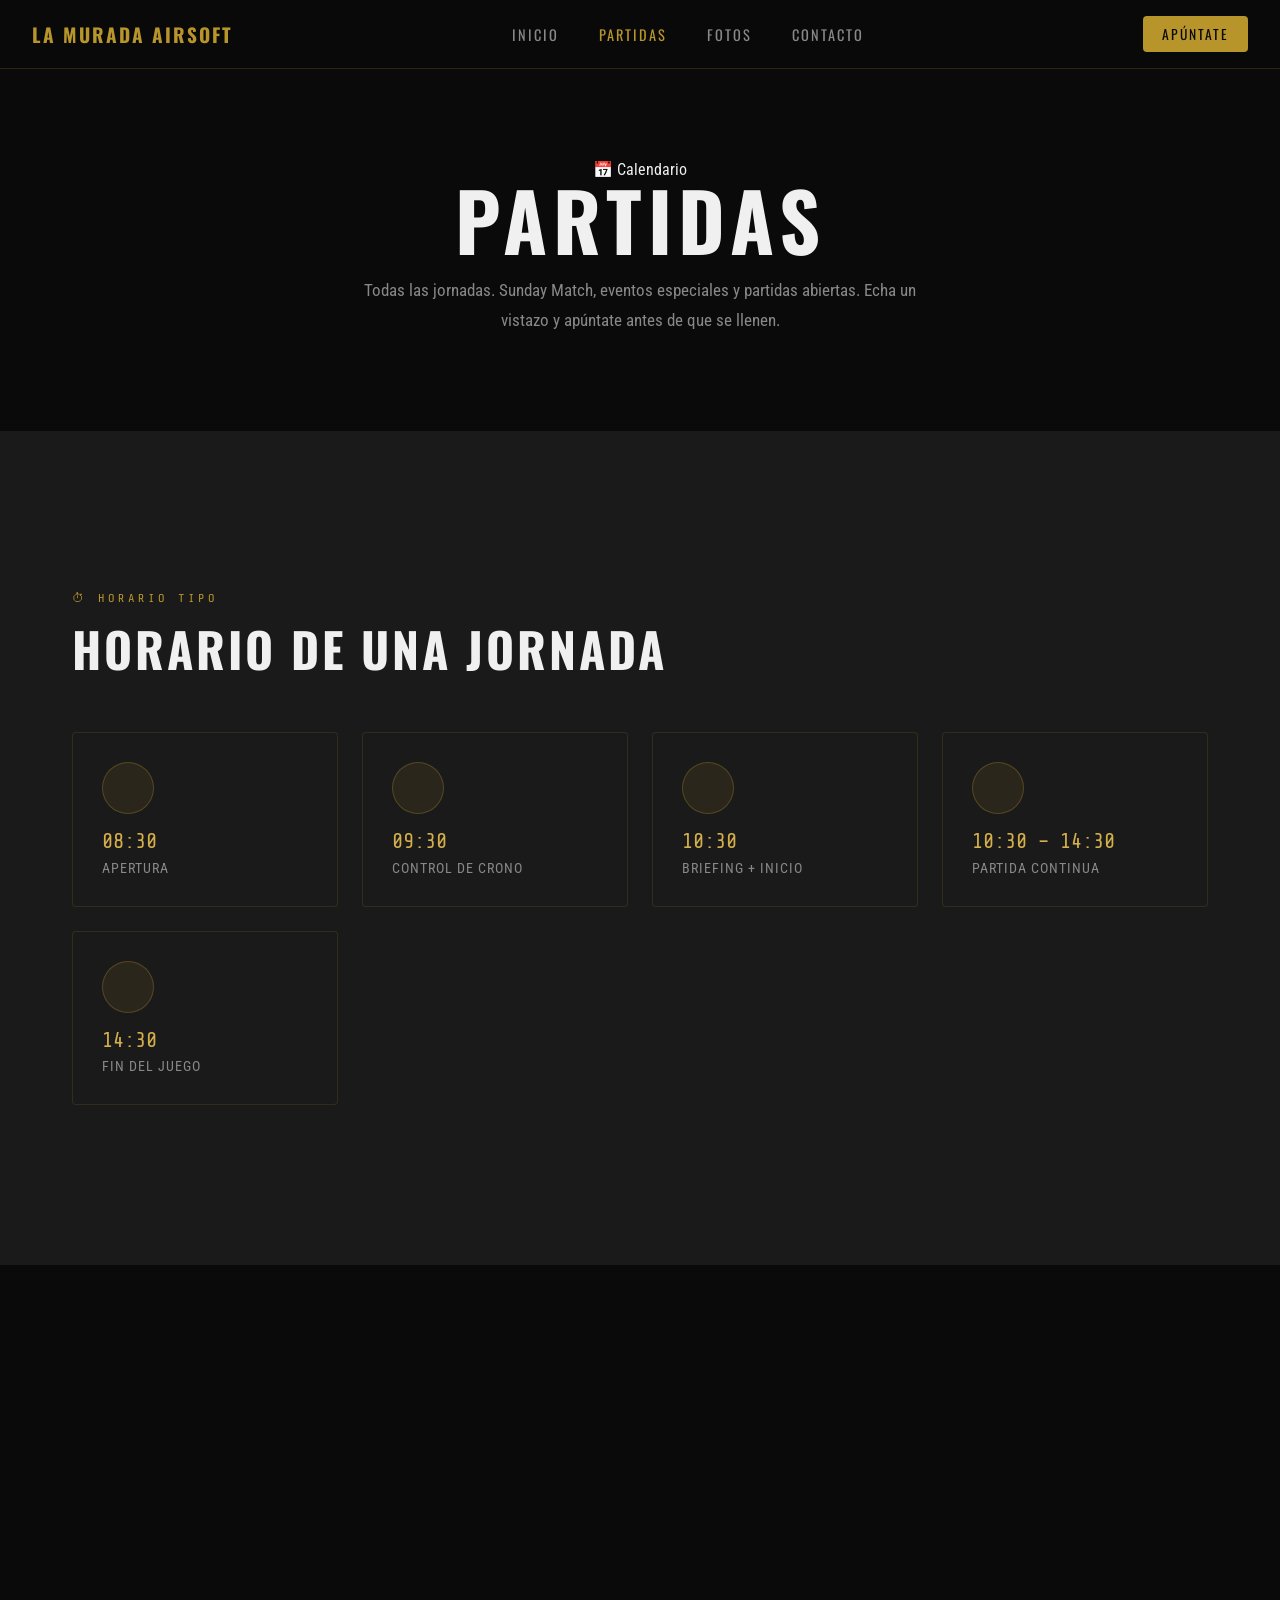
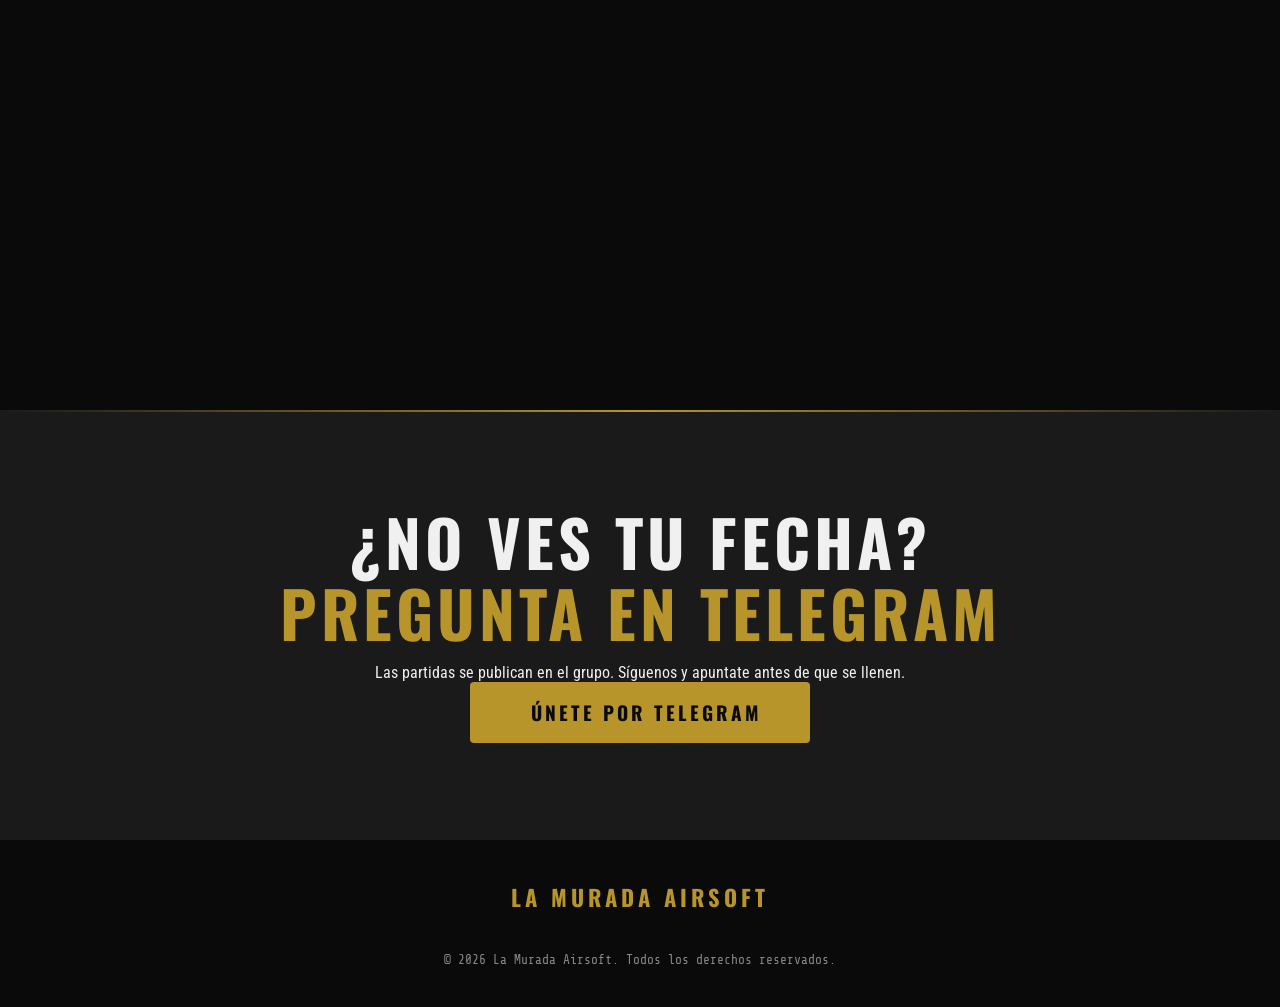
<file: partidas.html>
<!DOCTYPE html>
<html lang="es">
<head>
  <meta charset="UTF-8">
  <meta name="viewport" content="width=device-width, initial-scale=1.0">
  <title>Partidas — La Murada Airsoft</title>
  <meta name="description" content="Todas las partidas de La Murada Airsoft. Sunday Match, eventos y jornadas.">
  <link rel="preconnect" href="https://fonts.googleapis.com">
  <link rel="preconnect" href="https://fonts.gstatic.com" crossorigin>
  <link href="https://fonts.googleapis.com/css2?family=Oswald:wght@400;600;700&family=Roboto+Condensed:wght@400;700&family=Share+Tech+Mono&display=swap" rel="stylesheet">
  <link rel="stylesheet" href="style.css">
  <link rel="stylesheet" href="style.css">
  <style>
    :root { --bg: #0a0a0a; --bg2: #1a1a1a; --primary: #b8952b; --primary-light: #d4af4a; --accent: #c9393b; --text: #f0f0f0; --text-muted: #888888; }
    * { margin: 0; padding: 0; box-sizing: border-box; }
    body { font-family: 'Roboto Condensed', sans-serif; background: var(--bg); color: var(--text); overflow-x: hidden; }
    ::-webkit-scrollbar { width: 6px; }
    ::-webkit-scrollbar-track { background: var(--bg); }
    ::-webkit-scrollbar-thumb { background: var(--primary); border-radius: 3px; }

    nav { position: fixed; top: 0; width: 100%; z-index: 100; padding: 1rem 2rem; display: flex; justify-content: space-between; align-items: center; background: rgba(10,10,10,0.95); backdrop-filter: blur(10px); border-bottom: 1px solid rgba(184,149,43,0.2); }
    .nav-logo { font-family: 'Oswald', sans-serif; font-size: 1.2rem; font-weight: 700; letter-spacing: 2px; color: var(--primary); text-transform: uppercase; text-decoration: none; }
    .nav-links { display: flex; gap: 2.5rem; list-style: none; }
    .nav-links a { font-family: 'Oswald', sans-serif; font-size: 0.9rem; letter-spacing: 2px; text-transform: uppercase; color: var(--text-muted); text-decoration: none; transition: color 0.3s ease; }
    .nav-links a:hover, .nav-links a.active { color: var(--primary); }
    .nav-cta { font-family: 'Oswald', sans-serif; font-size: 0.85rem; letter-spacing: 2px; text-transform: uppercase; color: var(--bg); background: var(--primary); padding: 0.5rem 1.2rem; border-radius: 4px; text-decoration: none; }
    .nav-cta:hover { background: var(--primary-light); }

    .page-hero {
      position: relative;
      padding: 10rem 2rem 6rem;
      text-align: center;
      background: linear-gradient(to bottom, rgba(10,10,10,0) 0%, var(--bg) 100%);
    }

    .page-hero-badge {
      display: inline-block;
      font-family: 'Share Tech Mono', monospace;
      font-size: 0.75rem;
      letter-spacing: 4px;
      color: var(--accent);
      border: 1px solid var(--accent);
      padding: 0.4rem 1.2rem;
      margin-bottom: 1rem;
      text-transform: uppercase;
    }

    .page-hero-title {
      font-family: 'Oswald', sans-serif;
      font-size: clamp(3rem, 8vw, 5rem);
      font-weight: 700;
      text-transform: uppercase;
      letter-spacing: 6px;
      line-height: 1;
      margin-bottom: 1rem;
    }

    .page-hero-title span { color: var(--primary); }

    .page-hero-sub {
      font-size: 1.05rem;
      color: var(--text-muted);
      max-width: 560px;
      margin: 0 auto;
      line-height: 1.8;
    }

    /* ── SCHEDULE ── */
    .schedule-section { padding: 5rem 2rem; background: var(--bg2); }
    .section { padding: 5rem 2rem; max-width: 1200px; margin: 0 auto; }
    .section-label { font-family: 'Share Tech Mono', monospace; font-size: 0.75rem; letter-spacing: 4px; color: var(--primary); text-transform: uppercase; margin-bottom: 0.5rem; }
    .section-title { font-family: 'Oswald', sans-serif; font-size: clamp(2rem, 5vw, 3rem); font-weight: 700; text-transform: uppercase; letter-spacing: 3px; margin-bottom: 3rem; }
    .section-desc { font-size: 1rem; color: var(--text-muted); line-height: 1.7; max-width: 600px; margin-bottom: 3rem; }

    .schedule-grid { display: grid; grid-template-columns: repeat(auto-fit, minmax(220px, 1fr)); gap: 1.5rem; }
    .schedule-item { background: var(--bg2); border: 1px solid rgba(184,149,43,0.15); border-radius: 4px; padding: 1.8rem; transition: all 0.3s ease; }
    .schedule-item:hover { border-color: var(--primary); transform: translateY(-4px); }
    .schedule-icon { width: 52px; height: 52px; border-radius: 50%; background: rgba(184,149,43,0.1); border: 1px solid rgba(184,149,43,0.3); display: flex; align-items: center; justify-content: center; margin-bottom: 1rem; }
    .schedule-icon i { color: var(--primary); font-size: 1.2rem; }
    .schedule-item .time { font-family: 'Share Tech Mono', monospace; font-size: 1.3rem; color: var(--primary-light); display: block; margin-bottom: 0.3rem; }
    .schedule-item .label { font-size: 0.9rem; color: var(--text-muted); text-transform: uppercase; letter-spacing: 1px; }

    /* ── MATCHES ── */
    .matches-section { padding: 5rem 2rem; }
    .matches-grid { display: grid; grid-template-columns: repeat(auto-fit, minmax(340px, 1fr)); gap: 2rem; max-width: 1200px; margin: 0 auto; }

    .match-card {
      background: var(--bg2);
      border: 1px solid rgba(184,149,43,0.15);
      border-radius: 4px;
      overflow: hidden;
      transition: all 0.3s ease;
      opacity: 0;
      transform: translateY(20px);
    }

    .match-card.visible { opacity: 1; transform: translateY(0); }
    .match-card:hover { border-color: var(--primary); transform: translateY(-6px); box-shadow: 0 12px 40px rgba(184,149,43,0.1); }

    .match-card-header {
      position: relative;
      height: 200px;
      overflow: hidden;
    }

    .match-card-header img {
      width: 100%;
      height: 100%;
      object-fit: cover;
      filter: grayscale(0.3) brightness(0.8);
      transition: all 0.4s ease;
    }

    .match-card-header:hover img { filter: grayscale(0) brightness(1); transform: scale(1.05); }

    .match-type-badge {
      position: absolute;
      top: 1rem;
      left: 1rem;
      z-index: 2;
      font-family: 'Share Tech Mono', monospace;
      font-size: 0.7rem;
      letter-spacing: 3px;
      text-transform: uppercase;
      padding: 0.3rem 0.8rem;
      border-radius: 4px;
    }

    .badge-presencial { color: var(--accent); border: 1px solid var(--accent); background: rgba(201,57,59,0.15); }
    .badge-evento { color: var(--primary); border: 1px solid var(--primary); background: rgba(184,149,43,0.15); }
    .badge-abierta { color: #4caf50; border: 1px solid #4caf50; background: rgba(76,175,80,0.15); }

    .match-date-overlay {
      position: absolute;
      bottom: 1rem;
      right: 1rem;
      text-align: right;
    }

    .match-date-overlay .day { font-family: 'Oswald', sans-serif; font-size: 2.5rem; font-weight: 700; line-height: 1; color: var(--text); }
    .match-date-overlay .month { font-family: 'Share Tech Mono', monospace; font-size: 0.8rem; letter-spacing: 2px; color: var(--primary); text-transform: uppercase; }

    .match-card-body { padding: 1.8rem; }
    .match-card-body h3 { font-family: 'Oswald', sans-serif; font-size: 1.4rem; font-weight: 700; text-transform: uppercase; letter-spacing: 2px; margin-bottom: 0.8rem; }
    .match-card-body .match-desc { font-size: 0.9rem; color: var(--text-muted); line-height: 1.6; margin-bottom: 1.2rem; }
    .match-meta { display: flex; flex-direction: column; gap: 0.6rem; margin-bottom: 1.5rem; padding-bottom: 1.5rem; border-bottom: 1px solid rgba(184,149,43,0.1); }
    .match-meta-item { display: flex; align-items: center; gap: 0.8rem; font-size: 0.9rem; color: var(--text-muted); }
    .match-meta-item i { color: var(--primary); width: 18px; text-align: center; }
    .match-status { display: inline-flex; align-items: center; gap: 0.5rem; font-family: 'Share Tech Mono', monospace; font-size: 0.75rem; letter-spacing: 2px; text-transform: uppercase; }
    .status-open .status-dot { background: #4caf50; box-shadow: 0 0 6px #4caf50; }
    .status-open .status-text { color: #4caf50; }
    .match-card-actions { display: flex; gap: 0.8rem; }
    .btn-card { flex: 1; display: inline-flex; align-items: center; justify-content: center; gap: 0.5rem; font-family: 'Oswald', sans-serif; font-size: 0.85rem; font-weight: 700; letter-spacing: 2px; text-transform: uppercase; padding: 0.7rem 1rem; border-radius: 4px; text-decoration: none; transition: all 0.3s ease; }
    .btn-card-primary { color: var(--bg); background: var(--primary); }
    .btn-card-primary:hover { background: var(--primary-light); box-shadow: 0 0 20px rgba(184,149,43,0.3); }
    .btn-card-outline { color: var(--primary); border: 1px solid var(--primary); }
    .btn-card-outline:hover { background: rgba(184,149,43,0.08); }

    /* ── CTA ── */
    .cta-section { background: var(--bg2); text-align: center; padding: 6rem 2rem; position: relative; }
    .cta-section::before { content: ''; position: absolute; top: 0; left: 0; right: 0; height: 2px; background: linear-gradient(90deg, transparent, var(--primary), transparent); }
    .cta-title { font-family: 'Oswald', sans-serif; font-size: clamp(2rem, 6vw, 4rem); font-weight: 700; text-transform: uppercase; letter-spacing: 4px; line-height: 1.1; margin-bottom: 1rem; }
    .cta-title span { color: var(--primary); }
    .btn-cta { display: inline-flex; align-items: center; gap: 0.8rem; font-family: 'Oswald', sans-serif; font-size: 1.2rem; font-weight: 700; letter-spacing: 3px; text-transform: uppercase; color: var(--bg); background: var(--primary); padding: 1rem 3rem; border-radius: 4px; text-decoration: none; transition: all 0.3s ease; animation: ctaPulse 3s infinite; }
    .btn-cta:hover { background: var(--primary-light); transform: scale(1.05); }
    @keyframes ctaPulse { 0%, 100% { box-shadow: 0 0 0 0 rgba(184,149,43,0.3); } 50% { box-shadow: 0 0 0 12px rgba(184,149,43,0); } }

    /* ── FOOTER ── */
    footer { background: var(--bg); border-top: 1px solid rgba(184,149,43,0.1); padding: 2.5rem 2rem; text-align: center; }
    .footer-logo { font-family: 'Oswald', sans-serif; font-size: 1.4rem; font-weight: 700; color: var(--primary); letter-spacing: 4px; text-transform: uppercase; margin-bottom: 1rem; }
    .footer-social { display: flex; justify-content: center; gap: 1.5rem; margin-bottom: 1.5rem; }
    .footer-social a { color: var(--text-muted); font-size: 1.2rem; transition: color 0.3s ease; }
    .footer-social a:hover { color: var(--primary); }
    .footer-copy { font-size: 0.8rem; color: var(--text-muted); font-family: 'Share Tech Mono', monospace; }

    @media (max-width: 768px) { nav { padding: 0.8rem 1rem; } .nav-links { display: none; } }
  </style>
  <link rel="stylesheet" href="style.css">
</head>
</head>
<body>

  <!-- NAV -->
  <nav>
    <a href="index.html" class="nav-logo">La Murada Airsoft</a>
    <ul class="nav-links">
      <li><a href="index.html">Inicio</a></li>
      <li><a href="partidas.html" class="active">Partidas</a></li>
      <li><a href="galeria.html">Fotos</a></li>
      <li><a href="contacto.html">Contacto</a></li>
    </ul>
    <a href="https://t.me/lamuradaairsoft" target="_blank" class="nav-cta">Apúntate</a>
  </nav>

  <!-- PAGE HERO -->
  <section class="page-hero">
    <div class="hero-badge">📅 Calendario</div>
    <h1 class="page-hero-title">PARTIDAS</h1>
    <p class="page-hero-sub">Todas las jornadas. Sunday Match, eventos especiales y partidas abiertas. Echa un vistazo y apúntate antes de que se llenen.</p>
  </section>

  <!-- SCHEDULE -->
  <section class="schedule-section">
    <div class="section">
      <div class="section-label">⏱ Horario Tipo</div>
      <h2 class="section-title">Horario de una Jornada</h2>
      <div class="schedule-grid">
        <div class="schedule-item">
          <div class="schedule-icon"><i class="fas fa-door-open"></i></div>
          <div class="schedule-text"><span class="time">08:30</span><span class="label">Apertura</span></div>
        </div>
        <div class="schedule-item">
          <div class="schedule-icon"><i class="fas fa-crosshairs"></i></div>
          <div class="schedule-text"><span class="time">09:30</span><span class="label">Control de Crono</span></div>
        </div>
        <div class="schedule-item">
          <div class="schedule-icon"><i class="fas fa-bullhorn"></i></div>
          <div class="schedule-text"><span class="time">10:30</span><span class="label">Briefing + Inicio</span></div>
        </div>
        <div class="schedule-item">
          <div class="schedule-icon"><i class="fas fa-gamepad"></i></div>
          <div class="schedule-text"><span class="time">10:30 – 14:30</span><span class="label">Partida Continua</span></div>
        </div>
        <div class="schedule-item">
          <div class="schedule-icon"><i class="fas fa-flag-checkered"></i></div>
          <div class="schedule-text"><span class="time">14:30</span><span class="label">Fin del Juego</span></div>
        </div>
      </div>
    </div>
  </section>

  <!-- MATCHes -->
  <section class="matches-section">
    <div class="matches-grid">

      <!-- CARD 1 -->
      <article class="match-card">
        <div class="match-card-header">
          <img src="campo.jpg" alt="Sunday Match">
          <div class="match-type-badge badge-presencial">🔥 Presencial</div>
          <div class="match-date-overlay"><div class="day">10</div><div class="month">Mayo 2026</div></div>
        </div>
        <div class="match-card-body">
          <h3>Sunday Match</h3>
          <p class="match-desc">La jornada clásica. Sin florituras, se juega de verdad. Para todos los niveles.</p>
          <div class="match-meta">
            <div class="match-meta-item"><i class="fas fa-clock"></i><span>08:30 — 14:30</span></div>
            <div class="match-meta-item"><i class="fas fa-map-pin"></i><span>La Murada, Orihuela</span></div>
            <div class="match-meta-item"><i class="fas fa-signal"></i><span>Plazas limitadas</span></div>
          </div>
          <div class="match-status status-open"><span class="status-dot"></span><span class="status-text">Abierta</span></div>
        </div>
        <div class="match-card-actions" style="padding: 0 1.8rem 1.8rem;">
          <a href="https://t.me/lamuradaairsoft" target="_blank" class="btn-card btn-card-primary"><i class="fab fa-telegram"></i> Apúntate</a>
          <a href="index.html" class="btn-card btn-card-outline"><i class="fas fa-info-circle"></i> Info</a>
        </div>
      </article>

      <!-- CARD 2 -->
      <article class="match-card">
        <div class="match-card-header">
          <img src="campo.jpg" alt="Night Ops">
          <div class="match-type-badge badge-evento">🎯 Evento Especial</div>
          <div class="match-date-overlay"><div class="day">24</div><div class="month">Mayo 2026</div></div>
        </div>
        <div class="match-card-body">
          <h3>Night Ops</h3>
          <p class="match-desc">Partida nocturna. Mapa cerrado, visibilidad reducida. Linternas y cuidadito.</p>
          <div class="match-meta">
            <div class="match-meta-item"><i class="fas fa-moon"></i><span>21:00 — 02:00</span></div>
            <div class="match-meta-item"><i class="fas fa-map-pin"></i><span>La Murada, Orihuela</span></div>
            <div class="match-meta-item"><i class="fas fa-users"></i><span>Máx 30 jugadores</span></div>
          </div>
          <div class="match-status status-open"><span class="status-dot"></span><span class="status-text">Abierta</span></div>
        </div>
        <div class="match-card-actions" style="padding: 0 1.8rem 1.8rem;">
          <a href="https://t.me/lamuradaairsoft" target="_blank" class="btn-card btn-card-primary"><i class="fab fa-telegram"></i> Apúntate</a>
          <a href="#" class="btn-card btn-card-outline"><i class="fas fa-info-circle"></i> Info</a>
        </div>
      </article>

      <!-- CARD 3 -->
      <article class="match-card">
        <div class="match-card-header">
          <img src="campo.jpg" alt="Partida Abierta">
          <div class="match-type-badge badge-abierta">🟢 Abierta</div>
          <div class="match-date-overlay"><div class="day">07</div><div class="month">Junio 2026</div></div>
        </div>
        <div class="match-card-body">
          <h3>Partida Abierta</h3>
          <p class="match-desc">Cualquiera puede apuntarse. Ven con tu equipo o ven solo. Todos los niveles bienvenidos.</p>
          <div class="match-meta">
            <div class="match-meta-item"><i class="fas fa-clock"></i><span>09:00 — 15:00</span></div>
            <div class="match-meta-item"><i class="fas fa-map-pin"></i><span>La Murada, Orihuela</span></div>
            <div class="match-meta-item"><i class="fas fa-signal"></i><span>Abierta a todos</span></div>
          </div>
          <div class="match-status status-open"><span class="status-dot"></span><span class="status-text">Abierta</span></div>
        </div>
        <div class="match-card-actions" style="padding: 0 1.8rem 1.8rem;">
          <a href="https://t.me/lamuradaairsoft" target="_blank" class="btn-card btn-card-primary"><i class="fab fa-telegram"></i> Apúntate</a>
          <a href="#" class="btn-card btn-card-outline"><i class="fas fa-info-circle"></i> Info</a>
        </div>
      </article>

    </div>
  </section>

  <!-- CTA -->
  <section class="cta-section">
    <div class="cta-title">¿No ves tu fecha?<br><span>Pregunta en Telegram</span></div>
    <p class="cta-sub">Las partidas se publican en el grupo. Síguenos y apuntate antes de que se llenen.</p>
    <a href="https://t.me/lamuradaairsoft" target="_blank" class="btn-cta"><i class="fab fa-telegram"></i> Únete por Telegram</a>
  </section>

  <!-- FOOTER -->
  <footer>
    <div class="footer-logo">La Murada Airsoft</div>
    <div class="footer-social"><a href="https://t.me/lamuradaairsoft" target="_blank"><i class="fab fa-telegram"></i></a><a href="https://instagram.com" target="_blank"><i class="fab fa-instagram"></i></a><a href="https://facebook.com" target="_blank"><i class="fab fa-facebook"></i></a></div>
    <div class="footer-copy">© 2026 La Murada Airsoft. Todos los derechos reservados.</div>
  </footer>

</body>
</html>
</file>
<file: style.css>
/* ═══════════════════════════════════════════════════════════
   LA MURADA AIRSOFT — Shared Styles
   ═══════════════════════════════════════════════════════════ */

:root {
  --bg: #0a0a0a;
  --bg2: #1a1a1a;
  --primary: #b8952b;
  --primary-light: #d4af4a;
  --accent: #c9393b;
  --text: #f0f0f0;
  --text-muted: #888888;
}

* { margin: 0; padding: 0; box-sizing: border-box; }

html { scroll-behavior: smooth; }

body {
  font-family: 'Roboto Condensed', sans-serif;
  background: var(--bg);
  color: var(--text);
  overflow-x: hidden;
}

::-webkit-scrollbar { width: 6px; }
::-webkit-scrollbar-track { background: var(--bg); }
::-webkit-scrollbar-thumb { background: var(--primary); border-radius: 3px; }

/* ── NAVIGATION ── */
nav {
  position: fixed;
  top: 0;
  width: 100%;
  z-index: 100;
  padding: 1rem 2rem;
  display: flex;
  justify-content: space-between;
  align-items: center;
  background: rgba(10,10,10,0.95);
  backdrop-filter: blur(10px);
  border-bottom: 1px solid rgba(184,149,43,0.2);
}

.nav-logo {
  font-family: 'Oswald', sans-serif;
  font-size: 1.2rem;
  font-weight: 700;
  letter-spacing: 2px;
  color: var(--primary);
  text-transform: uppercase;
  text-decoration: none;
}

.nav-links { display: flex; gap: 2.5rem; list-style: none; }

.nav-links a {
  font-family: 'Oswald', sans-serif;
  font-size: 0.9rem;
  letter-spacing: 2px;
  text-transform: uppercase;
  color: var(--text-muted);
  text-decoration: none;
  transition: color 0.3s ease;
}

.nav-links a:hover,
.nav-links a.active { color: var(--primary); }

.nav-cta {
  font-family: 'Oswald', sans-serif;
  font-size: 0.85rem;
  letter-spacing: 2px;
  text-transform: uppercase;
  color: var(--bg);
  background: var(--primary);
  padding: 0.5rem 1.2rem;
  border-radius: 4px;
  text-decoration: none;
  transition: all 0.3s ease;
}

.nav-cta:hover { background: var(--primary-light); }

/* ── PAGE HERO ── */
.page-hero {
  position: relative;
  padding: 10rem 2rem 6rem;
  text-align: center;
  background: linear-gradient(to bottom, rgba(10,10,10,0) 0%, var(--bg) 100%);
}

.page-hero-badge {
  display: inline-block;
  font-family: 'Share Tech Mono', monospace;
  font-size: 0.75rem;
  letter-spacing: 4px;
  color: var(--accent);
  border: 1px solid var(--accent);
  padding: 0.4rem 1.2rem;
  margin-bottom: 1rem;
  text-transform: uppercase;
}

.page-hero-title {
  font-family: 'Oswald', sans-serif;
  font-size: clamp(3rem, 8vw, 5rem);
  font-weight: 700;
  text-transform: uppercase;
  letter-spacing: 6px;
  line-height: 1;
  margin-bottom: 1rem;
  color: var(--text);
}

.page-hero-title span { color: var(--primary); }

.page-hero-sub {
  font-size: 1.05rem;
  color: var(--text-muted);
  max-width: 560px;
  margin: 0 auto;
  line-height: 1.8;
}

/* ── SECTION ── */
.section { padding: 5rem 2rem; max-width: 1200px; margin: 0 auto; }
.section-label { font-family: 'Share Tech Mono', monospace; font-size: 0.75rem; letter-spacing: 4px; color: var(--primary); text-transform: uppercase; margin-bottom: 0.5rem; }
.section-title { font-family: 'Oswald', sans-serif; font-size: clamp(2rem, 5vw, 3rem); font-weight: 700; text-transform: uppercase; letter-spacing: 3px; margin-bottom: 3rem; }
.section-desc { font-size: 1rem; color: var(--text-muted); line-height: 1.7; max-width: 600px; margin-bottom: 3rem; }

/* ── BUTTOns ── */
.btn-primary {
  display: inline-flex;
  align-items: center;
  gap: 0.6rem;
  font-family: 'Oswald', sans-serif;
  font-size: 1rem;
  font-weight: 700;
  letter-spacing: 2px;
  text-transform: uppercase;
  color: var(--bg);
  background: var(--primary);
  padding: 0.9rem 2rem;
  border-radius: 4px;
  text-decoration: none;
  transition: all 0.3s ease;
}

.btn-primary:hover { background: var(--primary-light); transform: scale(1.05); }

.btn-outline {
  display: inline-flex;
  align-items: center;
  gap: 0.6rem;
  font-family: 'Oswald', sans-serif;
  font-size: 1rem;
  font-weight: 700;
  letter-spacing: 2px;
  text-transform: uppercase;
  color: var(--primary);
  background: transparent;
  border: 1px solid var(--primary);
  padding: 0.9rem 2rem;
  border-radius: 4px;
  text-decoration: none;
  transition: all 0.3s ease;
}

.btn-outline:hover { background: rgba(184,149,43,0.1); }

.hero-scroll {
  position: absolute;
  bottom: 2rem;
  left: 50%;
  transform: translateX(-50%);
  z-index: 2;
  display: flex;
  flex-direction: column;
  align-items: center;
  gap: 0.5rem;
  color: var(--text-muted);
  font-size: 0.7rem;
  letter-spacing: 2px;
  text-transform: uppercase;
  animation: bounce 2s infinite;
}

@keyframes bounce {
  0%, 100% { transform: translateX(-50%) translateY(0); }
  50% { transform: translateX(-50%) translateY(8px); }
}

/* ── CTA ── */
.cta-section {
  background: var(--bg2);
  text-align: center;
  padding: 6rem 2rem;
  position: relative;
}

.cta-section::before {
  content: '';
  position: absolute;
  top: 0;
  left: 0;
  right: 0;
  height: 2px;
  background: linear-gradient(90deg, transparent, var(--primary), transparent);
}

.cta-title {
  font-family: 'Oswald', sans-serif;
  font-size: clamp(2rem, 6vw, 4rem);
  font-weight: 700;
  text-transform: uppercase;
  letter-spacing: 4px;
  line-height: 1.1;
  margin-bottom: 1rem;
}

.cta-title span { color: var(--primary); }

.btn-cta {
  display: inline-flex;
  align-items: center;
  gap: 0.8rem;
  font-family: 'Oswald', sans-serif;
  font-size: 1.2rem;
  font-weight: 700;
  letter-spacing: 3px;
  text-transform: uppercase;
  color: var(--bg);
  background: var(--primary);
  padding: 1rem 3rem;
  border-radius: 4px;
  text-decoration: none;
  transition: all 0.3s ease;
  animation: ctaPulse 3s infinite;
}

.btn-cta:hover { background: var(--primary-light); transform: scale(1.05); }

@keyframes ctaPulse {
  0%, 100% { box-shadow: 0 0 0 0 rgba(184,149,43,0.3); }
  50% { box-shadow: 0 0 0 12px rgba(184,149,43,0); }
}

/* ── FOOTER ── */
footer {
  background: var(--bg);
  border-top: 1px solid rgba(184,149,43,0.1);
  padding: 2.5rem 2rem;
  text-align: center;
}

.footer-logo {
  font-family: 'Oswald', sans-serif;
  font-size: 1.4rem;
  font-weight: 700;
  color: var(--primary);
  letter-spacing: 4px;
  text-transform: uppercase;
  margin-bottom: 1rem;
}

.footer-social {
  display: flex;
  justify-content: center;
  gap: 1.5rem;
  margin-bottom: 1.5rem;
}

.footer-social a {
  color: var(--text-muted);
  font-size: 1.2rem;
  transition: color 0.3s ease;
}

.footer-social a:hover { color: var(--primary); }

.footer-copy {
  font-size: 0.8rem;
  color: var(--text-muted);
  font-family: 'Share Tech Mono', monospace;
}

/* ── RESPONSIVE ── */
@media (max-width: 768px) {
  nav { padding: 0.8rem 1rem; }
  .nav-links { display: none; }
}
</file>
